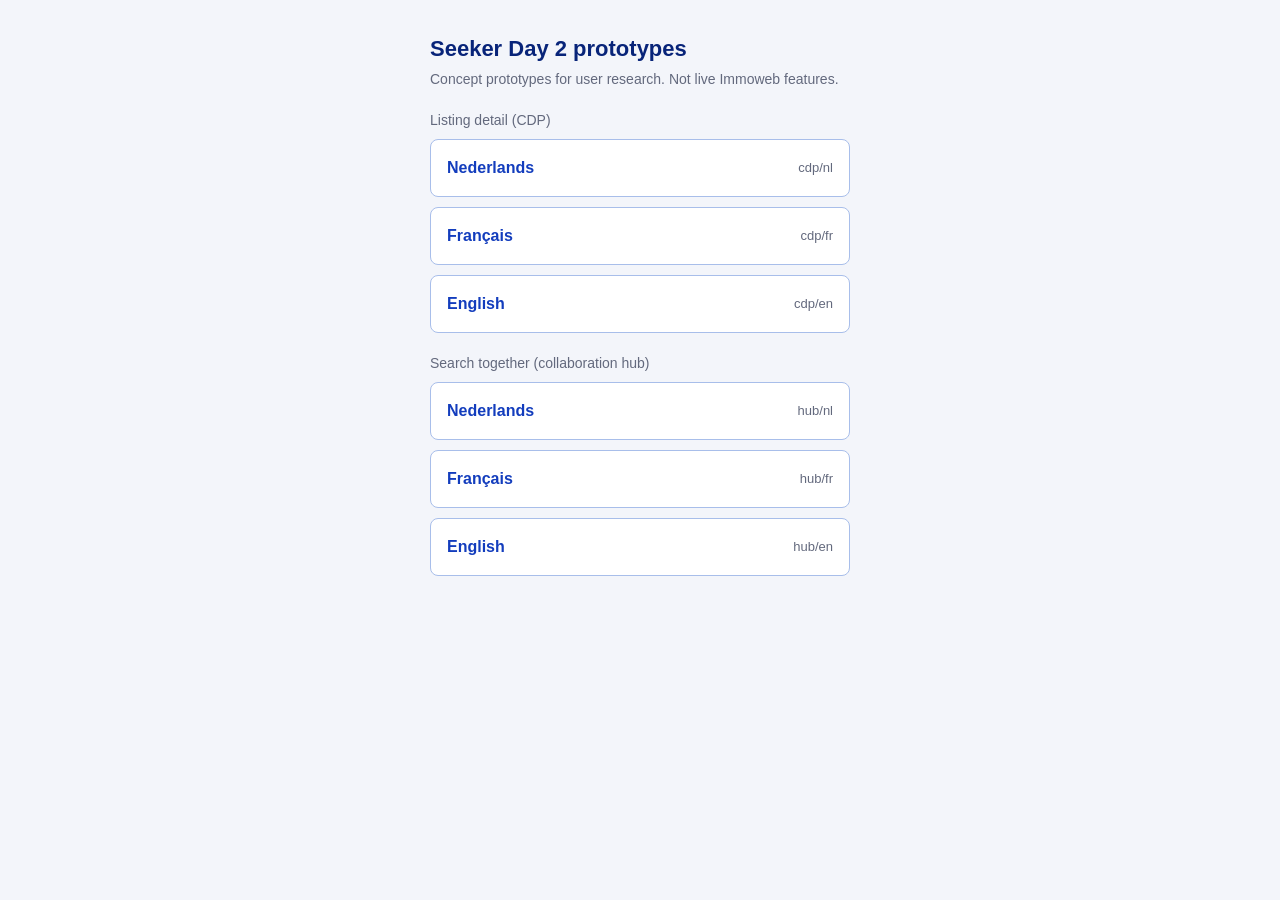
<file: index.html>
<!doctype html>
<html lang="en"><head><meta charset="utf-8"><meta name="viewport" content="width=device-width, initial-scale=1"><meta name="robots" content="noindex">
<title>Seeker Day 2 prototypes</title>
<style>
body{margin:0;background:#F3F5FA;font:16px/1.5 Arial,system-ui,sans-serif;color:#082479}
main{max-width:420px;margin:0 auto;padding:32px 20px}h1{font-size:22px;margin:0 0 4px}p{margin:0 0 20px;color:#63697D;font-size:14px}
h2{font-size:14px;margin:20px 0 8px;color:#63697D;font-weight:400}
a{display:flex;justify-content:space-between;align-items:center;padding:16px;margin-bottom:10px;background:#fff;border:1px solid #A8BEEA;border-radius:8px;color:#133DBD;font-weight:700;text-decoration:none}
a span{color:#63697D;font-weight:400;font-size:13px}
</style></head><body><main>
<h1>Seeker Day 2 prototypes</h1><p>Concept prototypes for user research. Not live Immoweb features.</p>
<h2>Listing detail (CDP)</h2>
<a href="cdp/nl/">Nederlands <span>cdp/nl</span></a><a href="cdp/fr/">Français <span>cdp/fr</span></a><a href="cdp/en/">English <span>cdp/en</span></a>
<h2>Search together (collaboration hub)</h2>
<a href="hub/nl/">Nederlands <span>hub/nl</span></a><a href="hub/fr/">Français <span>hub/fr</span></a><a href="hub/en/">English <span>hub/en</span></a>
</main></body></html>
</file>
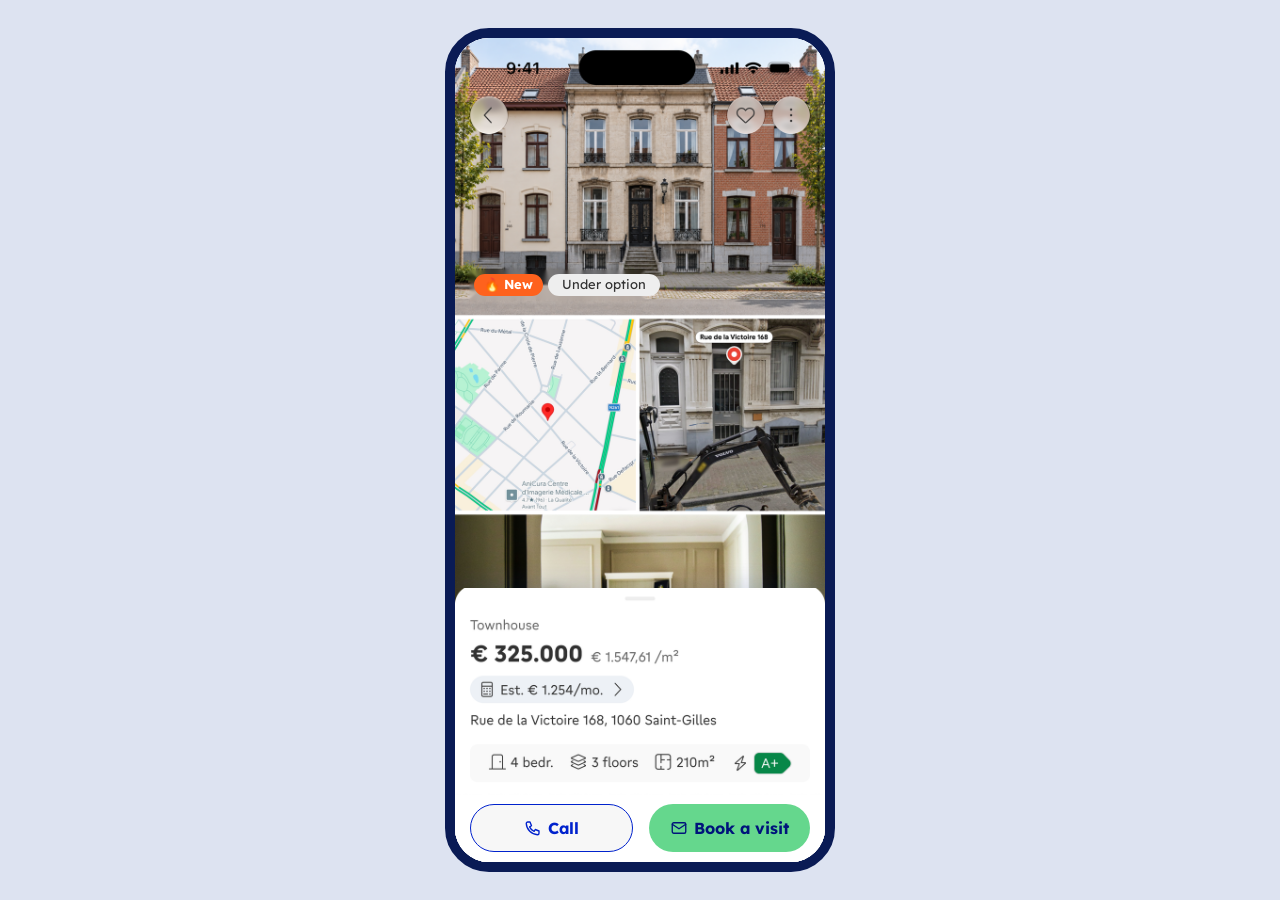
<file: cdp/index.html>
<!doctype html>
<html lang="en">
<head>
<meta charset="utf-8">
<meta name="viewport" content="width=device-width, initial-scale=1, maximum-scale=1, user-scalable=no, viewport-fit=cover">
<meta name="theme-color" content="#FFFFFF">
<meta name="apple-mobile-web-app-capable" content="yes">
<meta name="mobile-web-app-capable" content="yes">
<meta name="robots" content="noindex, nofollow">
<title>Immoweb Listing Detail</title>
<link rel="preconnect" href="https://fonts.googleapis.com"><link rel="preconnect" href="https://fonts.gstatic.com" crossorigin>
<link rel="stylesheet" href="https://fonts.googleapis.com/css2?family=Lexend:wght@400;500;700&display=swap">
<style>
:root { color-scheme: light; --blue: #133DBD; --navy: #082479; --text: #63697D; --line: #DCE4F5; --surface: #F3F5FA; --green: #65D78D; }
* { box-sizing: border-box; }
html, body { height: 100%; margin: 0; overscroll-behavior: none; }
body { background: #DDE3F1; font: 400 16px/1.5 "Lexend", Arial, system-ui, sans-serif; color: var(--text); -webkit-font-smoothing: antialiased; }
button { font: inherit; color: inherit; background: none; border: 0; padding: 0; cursor: pointer; text-align: inherit; }
:focus-visible { outline: 3px solid #315ED1; outline-offset: 2px; }
.stage { height: 100%; display: flex; align-items: center; justify-content: center; }
.phone { position: relative; width: 390px; height: min(844px, 100dvh); background: #fff; border: 10px solid #0A1B55; border-radius: 44px; overflow: hidden; }
@media (max-width: 520px) { .phone { width: 100%; height: 100%; border: 0; border-radius: 0; } }
.screen { position: absolute; inset: 0; background: #fff; display: none; flex-direction: column; }
.screen.on { display: flex; }
.scroll { flex: 1; min-height: 0; overflow-y: auto; -webkit-overflow-scrolling: touch; }
.design { position: relative; width: 100%; }
.design img { display: block; width: 100%; height: auto; }
/* tap areas are placed in percent of the design image */
.hot { position: absolute; display: block; background: transparent; border-radius: 10px; }
.hot:focus-visible { outline-offset: -3px; }
.debug .hot { background: rgba(226, 83, 13, 0.18); outline: 1px dashed #E2530D; }
.toast { position: absolute; left: 12px; right: 12px; bottom: calc(24px + env(safe-area-inset-bottom, 0px)); z-index: 20; padding: 12px 14px; border-radius: 8px; background: var(--navy); color: #fff; font-size: 14px; box-shadow: 0 6px 20px rgba(8, 36, 121, 0.28); }
.gal { padding-bottom: 74%; }
.detail-scroll { padding-bottom: calc(80px + env(safe-area-inset-bottom, 0px)); }
.dock { position: absolute; left: 0; right: 0; bottom: 0; z-index: 5; background: #fff; border-radius: 20px 20px 0 0; box-shadow: 0 -6px 24px rgba(8, 36, 121, 0.14); touch-action: none; }
.dock img { display: block; width: 100%; height: auto; user-select: none; -webkit-user-drag: none; }
.screen[data-screen="detail"].rise { animation: rise 0.28s ease-out; }
@keyframes rise { from { transform: translateY(40%); } to { transform: none; } }
@media (prefers-reduced-motion: reduce) { * { transition: none !important; animation: none !important; } }

/* contact buttons drawn in HTML (same look in every language) */
.btns { position: absolute; left: 0; right: 0; display: flex; gap: 4.6%; padding: 0 4%; box-sizing: border-box; }
.btns button { flex: 1; display: inline-flex; align-items: center; justify-content: center; gap: 6px; height: 48px; padding: 0 6px; white-space: nowrap; border-radius: 999px; font: 700 16px/1 "Lexend", Arial, system-ui, sans-serif; letter-spacing: -0.01em; box-sizing: border-box; }
.btns .call { background: #F7F7F7; border: 1.5px solid #0022CD; color: #0022CD; }
.btns .book { background: #65D78D; color: #00147B; }
.btns svg { width: 18px; height: 18px; flex: none; }
.btns.sm button { font-size: 13.5px; }
.btns { align-items: center; }
.cta { position: absolute; left: 0; right: 0; bottom: 0; z-index: 5; height: calc(74px + env(safe-area-inset-bottom, 0px)); background: #fff; box-shadow: 0 -4px 16px rgba(8, 36, 121, 0.10); }
.cta .btns { top: 13px; height: 48px; }
.dock .btns { top: 75.5%; height: 24.5%; background: #fff; }
.viewer-btns { top: 89.5%; height: 10.5%; background: #fff; }
/* photo labels drawn in HTML for NL and FR, covering the English ones */
.pills { position: absolute; left: 5.1%; top: 15.8%; height: 1.47%; display: none; align-items: stretch; font: 400 13px/1 "Lexend", Arial, system-ui, sans-serif; }
.pills span { display: inline-flex; align-items: center; padding: 0 10px; border-radius: 999px; white-space: nowrap; }
.pills .new { background: #FE621D; color: #fff; }
.pills .gap { width: 5px; padding: 0; border-radius: 0; background: transparent; }
.pills .opt { background: #EEEEEE; color: #323232; min-width: 112px; justify-content: center; }
.pills { display: flex; }
/* translation overlay: covers the English text in the design with the same background and draws the translated text */
.ov { position: absolute; inset: 0; pointer-events: none; font-family: "Lexend", Arial, system-ui, sans-serif; }
.ov div { position: absolute; display: flex; align-items: center; white-space: nowrap; line-height: 1.1; letter-spacing: -0.01em; border-radius: 3px; overflow: visible; }
.ov div.p { white-space: normal; align-items: flex-start; overflow: hidden; }
.ov div.c { justify-content: center; } .ov div.r { justify-content: flex-end; }
.ov div.pill { border-radius: 999px; white-space: pre; }
.ov div.pill.l { border-radius: 0 999px 999px 0; }
</style>
</head>
<body>
<div class="stage"><div class="phone" id="phone">

  <!-- Basic: gallery with the docked detail card -->
  <section class="screen on" data-screen="hub">
    <div class="scroll gal" id="gal"><div class="design"><img src="img/gallery.png" alt="Photo gallery"><div class="ov" data-ov="gallery" data-w="393"></div><div class="pills" aria-hidden="true"><span class="new">🔥&nbsp;<b data-t="New">New</b></span><span class="gap"></span><span class="opt" data-t="Under option">Under option</span></div>
      <button class="hot" data-toast="Back to the results is not part of this prototype." style="left:2.53%;top:1.38%;width:12.93%;height:1.50%" aria-label="Back"></button>
      <button class="hot" data-toast="Saved to your saves" style="left:71.48%;top:1.38%;width:12.93%;height:1.50%" aria-label="Save"></button>
      <button class="hot" data-go="viewer" style="left:0;top:4%;width:100%;height:12%" aria-label="Open the photos"></button>
      <button class="hot" data-go="viewer" style="left:0;top:19.5%;width:100%;height:15%" aria-label="Open the photos"></button>
      <button class="hot" data-go="viewer" style="left:0;top:35%;width:100%;height:16%" aria-label="Open the photos"></button>
      <button class="hot" data-toast="The 3D tour is not part of this prototype." style="left:0;top:51.5%;width:100%;height:16%" aria-label="3D tour"></button>
      <button class="hot" data-toast="The video is not part of this prototype." style="left:0;top:68.5%;width:100%;height:16%" aria-label="Video"></button>
      <button class="hot" data-go="viewer" style="left:0;top:85%;width:100%;height:15%" aria-label="Open the floor plan"></button>
    </div></div>
    <div class="dock" id="dock"><img src="img/card.png" alt="Townhouse, € 325.000, Rue de la Victoire 168, 1060 Saint-Gilles. Swipe up for all details" draggable="false"><div class="ov" data-ov="card" data-w="393"></div>
      <button class="hot" data-go="detail" style="left:0;top:0;width:100%;height:78%" aria-label="Open all details"></button>
      <div class="btns"><button class="call" data-toast="Calling the agency is not part of this prototype." data-t="Call"><svg viewBox="0 0 24 24" fill="none" stroke="currentColor" stroke-width="1.8" stroke-linecap="round" stroke-linejoin="round"><path d="M5 4h3l2 5-2.5 1.5a11 11 0 0 0 6 6L15 14l5 2v3a2 2 0 0 1-2 2A16 16 0 0 1 3 6a2 2 0 0 1 2-2z"/></svg><span>Call</span></button><button class="book" data-go="contact" data-t="Book a visit"><svg viewBox="0 0 24 24" fill="none" stroke="currentColor" stroke-width="1.8" stroke-linecap="round" stroke-linejoin="round"><rect x="3" y="5" width="18" height="14" rx="2"/><path d="M3 7l9 6 9-6"/></svg><span>Book a visit</span></button></div>
    </div>
  </section>

  <!-- Listing detail page, the entry point -->
  <section class="screen" data-screen="detail">
    <div class="scroll detail-scroll"><div class="design"><img src="img/detail.png" alt="Listing detail, townhouse Rue de la Victoire 168, Saint-Gilles"><div class="ov" data-ov="detail" data-w="402.8"></div>
      <button class="hot" data-go="hub" style="left:4.61%;top:1.11%;width:11.17%;height:0.85%" aria-label="Back to the gallery"></button>
      <button class="hot" data-toast="Saved to your saves" style="left:71.64%;top:1.11%;width:12.41%;height:0.85%" aria-label="Save"></button>
      <button class="hot" data-go="viewer" style="left:17.02%;top:0.00%;width:54.62%;height:2.39%" aria-label="Open the photos"></button>
      <button class="hot" data-scroll="2330" style="left:5.11%;top:6.82%;width:89.62%;height:2.10%" aria-label="Nearest stations"></button>
      <button class="hot" data-scroll="3640" style="left:5.11%;top:4.08%;width:42.95%;height:0.59%" aria-label="Monthly estimate, go to finance"></button>
      <button class="hot" data-go="contact" style="left:5.11%;top:9.19%;width:89.62%;height:1.14%" aria-label="Century 21 Iris-Concept"></button>
      <button class="hot" data-go="facts" style="left:5.11%;top:16.32%;width:89.62%;height:1.14%" aria-label="See all 15 features"></button>
      <button class="hot" data-go="description" style="left:5.11%;top:22.21%;width:89.62%;height:1.14%" aria-label="See more about what's special"></button>
      <button class="hot" data-go="energy" style="left:5.11%;top:42.46%;width:89.62%;height:1.14%" aria-label="See more about energy and conditions"></button>
      <button class="hot" data-go="c1" style="left:5.11%;top:58.44%;width:89.62%;height:1.14%" aria-label="Add new commute"></button>
      <button class="hot" data-go="credit" style="left:11.06%;top:83.30%;width:77.95%;height:1.10%" aria-label="Simulate with Belfius"></button>
      </div></div>
      <div class="cta"><div class="btns"><button class="call" data-toast="Calling the agency is not part of this prototype." data-t="Call"><svg viewBox="0 0 24 24" fill="none" stroke="currentColor" stroke-width="1.8" stroke-linecap="round" stroke-linejoin="round"><path d="M5 4h3l2 5-2.5 1.5a11 11 0 0 0 6 6L15 14l5 2v3a2 2 0 0 1-2 2A16 16 0 0 1 3 6a2 2 0 0 1 2-2z"/></svg><span>Call</span></button><button class="book" data-go="contact" data-t="Book a visit"><svg viewBox="0 0 24 24" fill="none" stroke="currentColor" stroke-width="1.8" stroke-linecap="round" stroke-linejoin="round"><rect x="3" y="5" width="18" height="14" rx="2"/><path d="M3 7l9 6 9-6"/></svg><span>Book a visit</span></button></div>
    </div>
  </section>

  <section class="screen" data-screen="viewer">
    <div class="scroll"><div class="design"><img src="img/viewer.png" alt="Photo viewer, living room, 3 of 24"><div class="ov" data-ov="viewer" data-w="393"></div>
      <button class="hot" data-go="back" style="left:2%;top:3.5%;width:14%;height:7%" aria-label="Close"></button>
      <button class="hot" data-toast="Saved to your saves" style="left:72%;top:3.5%;width:14%;height:7%" aria-label="Save"></button>
      <button class="hot" data-toast="Swiping between photos is not part of this prototype." style="left:0;top:28%;width:100%;height:36%" aria-label="Photo"></button>
      <button class="hot" data-toast="Swiping between photos is not part of this prototype." style="left:0;top:80%;width:100%;height:9%" aria-label="Thumbnails"></button>
      <div class="btns viewer-btns"><button class="call" data-toast="Calling the agency is not part of this prototype." data-t="Call"><svg viewBox="0 0 24 24" fill="none" stroke="currentColor" stroke-width="1.8" stroke-linecap="round" stroke-linejoin="round"><path d="M5 4h3l2 5-2.5 1.5a11 11 0 0 0 6 6L15 14l5 2v3a2 2 0 0 1-2 2A16 16 0 0 1 3 6a2 2 0 0 1 2-2z"/></svg><span>Call</span></button><button class="book" data-go="contact" data-t="Book a visit"><svg viewBox="0 0 24 24" fill="none" stroke="currentColor" stroke-width="1.8" stroke-linecap="round" stroke-linejoin="round"><rect x="3" y="5" width="18" height="14" rx="2"/><path d="M3 7l9 6 9-6"/></svg><span>Book a visit</span></button></div>
    </div></div>
  </section>

  <section class="screen" data-screen="facts">
    <div class="scroll"><div class="design"><img src="img/facts.png" alt="Facts and features"><div class="ov" data-ov="facts" data-w="393.5"></div>
      <button class="hot" data-go="detail" style="left:-1.91%;top:2.61%;width:15.12%;height:5.14%" aria-label="Close"></button>
    </div></div>
  </section>

  <section class="screen" data-screen="description">
    <div class="scroll"><div class="design"><img src="img/description.png" alt="What's special"><div class="ov" data-ov="description" data-w="393.5"></div>
      <button class="hot" data-go="detail" style="left:-1.91%;top:3.73%;width:15.12%;height:7.29%" aria-label="Close"></button>
    </div></div>
  </section>

  <section class="screen" data-screen="energy">
    <div class="scroll"><div class="design"><img src="img/energy.png" alt="Energy and conditions"><div class="ov" data-ov="energy" data-w="393.5"></div>
      <button class="hot" data-go="detail" style="left:-1.91%;top:3.33%;width:15.12%;height:6.75%" aria-label="Close"></button>
    </div></div>
  </section>

  <section class="screen" data-screen="credit">
    <div class="scroll"><div class="design"><img src="img/credit.png" alt="Simulate with Belfius"><div class="ov" data-ov="credit" data-w="393.5"></div>
      <button class="hot" data-go="detail" style="left:-1.91%;top:3.73%;width:15.12%;height:7.29%" aria-label="Close"></button>
      <button class="hot" data-toast="Simulation saved" style="left:4.57%;top:40.51%;width:51.84%;height:4.79%" aria-label="Save your simulation"></button>
    </div></div>
  </section>

  <section class="screen" data-screen="contact">
    <div class="scroll"><div class="design"><img src="img/contact.png" alt="Contact agent"><div class="ov" data-ov="contact" data-w="393.5"></div>
      <button class="hot" data-go="detail" style="left:-1.91%;top:2.95%;width:15.12%;height:5.68%" aria-label="Close"></button>
      <button class="hot" data-go="detail" data-toast="Message sent to the agent" style="left:0.25%;top:93.91%;width:99.36%;height:5.68%" aria-label="Send message"></button>
    </div></div>
  </section>

  <!-- Commute flow -->
  <section class="screen" data-screen="c1">
    <div class="scroll"><div class="design"><img src="img/c1.png" alt="Add commute, map"><div class="ov" data-ov="c1" data-w="376.5"></div>
      <button class="hot" data-go="detail" style="left:-2.87%;top:0.97%;width:14.61%;height:5.34%" aria-label="Back"></button>
      <button class="hot" data-go="c2" style="left:11.73%;top:81.09%;width:89.88%;height:7.48%" aria-label="Choose destination"></button>
    </div></div>
  </section>
  <section class="screen" data-screen="c2">
    <div class="scroll"><div class="design"><img src="img/c2.png" alt="Insert destination address"><div class="ov" data-ov="c2" data-w="376"></div>
      <button class="hot" data-go="c1" style="left:-2.88%;top:0.97%;width:15.75%;height:5.34%" aria-label="Close"></button>
      <button class="hot" data-go="c3" style="left:-0.62%;top:11.65%;width:101.25%;height:8.55%" aria-label="Type a destination"></button>
      <button class="hot" data-go="c3" style="left:0;top:70%;width:100%;height:30%" aria-label="Keyboard"></button>
    </div></div>
  </section>
  <section class="screen" data-screen="c3">
    <div class="scroll"><div class="design"><img src="img/c3.png" alt="Destination suggestions"><div class="ov" data-ov="c3" data-w="376"></div>
      <button class="hot" data-go="c1" style="left:-2.88%;top:0.97%;width:15.75%;height:5.34%" aria-label="Close"></button>
      <button class="hot" data-go="c4" style="left:-1.75%;top:19.13%;width:103.50%;height:24.57%" aria-label="Pick a suggestion"></button>
      <button class="hot" data-go="c4" style="left:72.50%;top:92.31%;width:31.50%;height:7.48%" aria-label="Search"></button>
    </div></div>
  </section>
  <section class="screen" data-screen="c4" data-auto="c5" data-delay="1600">
    <div class="scroll"><div class="design"><img src="img/c4.png" alt="Calculating commute"><div class="ov" data-ov="c4" data-w="376.5"></div></div></div>
  </section>
  <section class="screen" data-screen="c5">
    <div class="scroll"><div class="design"><img src="img/c5.png" alt="Commute times"><div class="ov" data-ov="c5" data-w="376.5"></div>
      <button class="hot" data-go="detail" style="left:-2.87%;top:0.97%;width:14.61%;height:5.34%" aria-label="Back"></button>
      <button class="hot" data-go="detail" style="left:-1.75%;top:92.31%;width:49.43%;height:7.48%" aria-label="Cancel"></button>
      <button class="hot" data-go="detail" data-toast="Commute saved" style="left:52.18%;top:92.31%;width:49.43%;height:7.48%" aria-label="Save"></button>
    </div></div>
  </section>

  <div class="toast" id="toast" role="status" hidden></div>
</div></div>

<script>
const OV = {"detail": [{"l": 4.858, "t": 2.76, "w": 22.343, "h": 0.586, "fs": 16, "fw": 400, "c": "#595959", "bg": "#ffffff", "a": "left", "nl": "Herenhuis", "fr": "Maison de maître", "lh": null, "el": null, "pill": false}, {"l": 12.057, "t": 4.129, "w": 35.848, "h": 0.525, "fs": 13, "fw": 500, "c": "#25282d", "bg": "#edf0f5", "a": "left", "nl": "± € 1.254/maand   ›", "fr": "± € 1.254/mois   ›", "lh": null, "el": null, "pill": true}, {"l": 15.533, "t": 5.57, "w": 12.909, "h": 0.517, "fs": 14, "fw": 400, "c": "#2c2c2c", "bg": "#f9f9f9", "a": "left", "nl": "4 slpk.", "fr": "4 ch.", "lh": null, "el": null, "pill": false}, {"l": 36.883, "t": 5.57, "w": 13.902, "h": 0.517, "fs": 14, "fw": 400, "c": "#282828", "bg": "#f9f9f9", "a": "left", "nl": "3 verd.", "fr": "3 étages", "lh": null, "el": null, "pill": false}, {"l": 12.802, "t": 6.771, "w": 59.085, "h": 0.586, "fs": 16, "fw": 700, "c": "#252525", "bg": "#ffffff", "a": "left", "nl": "Dichtstbijzijnde haltes", "fr": "Arrêts les plus proches", "lh": null, "el": null, "pill": false}, {"l": 4.858, "t": 10.494, "w": 44.686, "h": 0.859, "fs": 24, "fw": 700, "c": "#202020", "bg": "#ffffff", "a": "left", "nl": "Kenmerken", "fr": "Caractéristiques", "lh": null, "el": null, "pill": false}, {"l": 12.802, "t": 11.695, "w": 29.294, "h": 0.586, "fs": 16, "fw": 400, "c": "#232323", "bg": "#ffffff", "a": "left", "nl": "Garage · 2 wagens", "fr": "Garage · 2 voitures", "lh": null, "el": null, "pill": false}, {"l": 12.802, "t": 12.608, "w": 26.812, "h": 0.586, "fs": 16, "fw": 400, "c": "#272727", "bg": "#ffffff", "a": "left", "nl": "Open keuken", "fr": "Cuisine ouverte", "lh": null, "el": null, "pill": false}, {"l": 12.802, "t": 13.52, "w": 40.466, "h": 0.586, "fs": 16, "fw": 400, "c": "#1f1f1f", "bg": "#ffffff", "a": "left", "nl": "Tuin · zuidwest", "fr": "Jardin · sud-ouest", "lh": null, "el": null, "pill": false}, {"l": 12.802, "t": 14.433, "w": 12.413, "h": 0.586, "fs": 16, "fw": 400, "c": "#282828", "bg": "#ffffff", "a": "left", "nl": "Kelder", "fr": "Cave", "lh": null, "el": null, "pill": false}, {"l": 12.802, "t": 15.345, "w": 15.392, "h": 0.586, "fs": 16, "fw": 400, "c": "#262626", "bg": "#ffffff", "a": "left", "nl": "Terras", "fr": "Terrasse", "lh": null, "el": null, "pill": false}, {"l": 31.918, "t": 16.562, "w": 35.749, "h": 0.586, "fs": 16, "fw": 700, "c": "#000a9e", "bg": "#f7f7f7", "a": "center", "nl": "Alle 15 kenmerken", "fr": "Voir les 15 caractéristiques", "lh": null, "el": null, "pill": false}, {"l": 4.858, "t": 18.032, "w": 38.48, "h": 0.859, "fs": 24, "fw": 700, "c": "#262626", "bg": "#ffffff", "a": "left", "nl": "Wat maakt het bijzonder", "fr": "Ce qui le rend unique", "lh": null, "el": null, "pill": false}, {"l": 4.858, "t": 19.014, "w": 89.869, "h": 0.586, "fs": 16, "fw": 700, "c": "#202020", "bg": "#ffffff", "a": "left", "nl": "Parvis Saint-Gilles: herenhuis met 4 slpk.", "fr": "Parvis Saint-Gilles : maison de maître 4 ch.", "lh": null, "el": null, "pill": false}, {"l": 4.858, "t": 19.573, "w": 89.869, "h": 2.586, "fs": 16, "fw": 400, "c": "#1e1e1e", "bg": "#ffffff", "a": "left", "nl": "Volledig gerenoveerd herenhuis in een rustige woonstraat, op twee minuten van het Parvis de Saint-Gilles. Originele lijstwerken bewaard, nieuwe keuken die uitgeeft op een tuin op het zuiden. Aparte studio op tuinniveau, momenteel verhuurd.", "fr": "Maison de maître entièrement rénovée dans une rue calme, à deux minutes du Parvis de Saint-Gilles. Moulures d’origine conservées, nouvelle cuisine ouverte sur un jardin orienté sud. Studio indépendant au niveau du jardin, actuellement loué.", "lh": 24, "el": true, "pill": false}, {"l": 40.607, "t": 22.436, "w": 18.371, "h": 0.586, "fs": 16, "fw": 700, "c": "#0013a7", "bg": "#f7f7f7", "a": "center", "nl": "Meer tonen", "fr": "Voir plus", "lh": null, "el": null, "pill": false}, {"l": 4.858, "t": 23.906, "w": 32.273, "h": 0.859, "fs": 24, "fw": 700, "c": "#232323", "bg": "#ffffff", "a": "left", "nl": "Documenten", "fr": "Documents", "lh": null, "el": null, "pill": false}, {"l": 16.774, "t": 25.231, "w": 10.427, "h": 0.586, "fs": 16, "fw": 700, "c": "#242424", "bg": "#ffffff", "a": "left", "nl": "EPC", "fr": "PEB", "lh": null, "el": null, "pill": false}, {"l": 16.774, "t": 26.448, "w": 17.874, "h": 0.586, "fs": 16, "fw": 700, "c": "#1f1f1f", "bg": "#ffffff", "a": "left", "nl": "Elektriciteit", "fr": "Électricité", "lh": null, "el": null, "pill": false}, {"l": 16.774, "t": 27.665, "w": 17.874, "h": 0.586, "fs": 16, "fw": 700, "c": "#242424", "bg": "#ffffff", "a": "left", "nl": "Asbest", "fr": "Amiante", "lh": null, "el": null, "pill": false}, {"l": 4.858, "t": 36.244, "w": 59.582, "h": 0.859, "fs": 24, "fw": 700, "c": "#242424", "bg": "#ffffff", "a": "left", "nl": "Energie en staat", "fr": "Énergie et état", "lh": null, "el": null, "pill": false}, {"l": 4.858, "t": 37.223, "w": 49.651, "h": 0.517, "fs": 14, "fw": 400, "c": "#222222", "bg": "#ffffff", "a": "left", "nl": "Energieprestatie (EPC)", "fr": "Performance énergétique (PEB)", "lh": null, "el": null, "pill": false}, {"l": 13.795, "t": 38.691, "w": 18.371, "h": 0.586, "fs": 16, "fw": 400, "c": "#262626", "bg": "#ffffff", "a": "left", "nl": "Bouwjaar 1978", "fr": "Construit en 1978", "lh": null, "el": null, "pill": false}, {"l": 13.795, "t": 39.452, "w": 34.508, "h": 0.586, "fs": 16, "fw": 400, "c": "#252525", "bg": "#ffffff", "a": "left", "nl": "Gerenoveerd in 2024", "fr": "Rénové en 2024", "lh": null, "el": null, "pill": false}, {"l": 13.795, "t": 40.212, "w": 14.647, "h": 0.586, "fs": 16, "fw": 400, "c": "#2a2a2a", "bg": "#ffffff", "a": "left", "nl": "Als nieuw", "fr": "Comme neuf", "lh": null, "el": null, "pill": false}, {"l": 13.795, "t": 40.972, "w": 21.35, "h": 0.586, "fs": 16, "fw": 400, "c": "#262626", "bg": "#ffffff", "a": "left", "nl": "Warmtepomp", "fr": "Pompe à chaleur", "lh": null, "el": null, "pill": false}, {"l": 13.795, "t": 41.733, "w": 21.35, "h": 0.586, "fs": 16, "fw": 400, "c": "#303030", "bg": "#ffffff", "a": "left", "nl": "Gas en stookolie", "fr": "Gaz et mazout", "lh": null, "el": null, "pill": false}, {"l": 40.607, "t": 42.702, "w": 18.371, "h": 0.586, "fs": 16, "fw": 700, "c": "#0017a5", "bg": "#f7f7f7", "a": "center", "nl": "Meer tonen", "fr": "Voir plus", "lh": null, "el": null, "pill": false}, {"l": 4.858, "t": 44.172, "w": 67.029, "h": 0.859, "fs": 24, "fw": 700, "c": "#252525", "bg": "#ffffff", "a": "left", "nl": "Ligging en buurt", "fr": "Localisation et quartier", "lh": null, "el": null, "pill": false}, {"l": 16.774, "t": 53.045, "w": 60.078, "h": 0.586, "fs": 16, "fw": 700, "c": "#242424", "bg": "#ffffff", "a": "left", "nl": "Dichtstbijzijnde haltes", "fr": "Arrêts les plus proches", "lh": null, "el": null, "pill": false}, {"l": 16.774, "t": 55.174, "w": 67.526, "h": 0.586, "fs": 16, "fw": 700, "c": "#222222", "bg": "#ffffff", "a": "left", "nl": "Reistijd naar uw plaatsen", "fr": "Temps de trajet vers vos lieux", "lh": null, "el": null, "pill": false}, {"l": 24.718, "t": 56.029, "w": 42.204, "h": 0.586, "fs": 16, "fw": 400, "c": "#404040", "bg": "#ffffff", "a": "left", "nl": "1 u 30 naar Mijn kantoor", "fr": "1 h 30 vers Mon bureau", "lh": null, "el": null, "pill": false}, {"l": 24.718, "t": 57.265, "w": 42.204, "h": 0.586, "fs": 16, "fw": 400, "c": "#3d3d3d", "bg": "#ffffff", "a": "left", "nl": "45 min naar Paula’s school", "fr": "45 min vers l’école de Paula", "lh": null, "el": null, "pill": false}, {"l": 40.607, "t": 58.748, "w": 25.322, "h": 0.586, "fs": 16, "fw": 700, "c": "#00129c", "bg": "#ffffff", "a": "left", "nl": "Traject toevoegen", "fr": "Ajouter un trajet", "lh": null, "el": null, "pill": false}, {"l": 4.858, "t": 60.122, "w": 60.823, "h": 0.859, "fs": 24, "fw": 700, "c": "#1e1e1e", "bg": "#ffffff", "a": "left", "nl": "Markt en prijshistoriek", "fr": "Marché et historique des prix", "lh": null, "el": null, "pill": false}, {"l": 9.078, "t": 61.396, "w": 47.914, "h": 0.517, "fs": 14, "fw": 400, "c": "#535353", "bg": "#ffffff", "a": "left", "nl": "Vraagprijs per m² · Sint-Gillis", "fr": "Prix demandé par m² · Saint-Gilles", "lh": null, "el": null, "pill": false}, {"l": 8.582, "t": 62.634, "w": 38.728, "h": 0.684, "fs": 13, "fw": 500, "c": "#006d31", "bg": "#ffffff", "a": "left", "nl": "11% onder de mediaan van de buurt", "fr": "11 % sous la médiane du quartier", "lh": null, "el": true, "pill": false}, {"l": 28.194, "t": 64.752, "w": 20.109, "h": 0.517, "fs": 14, "fw": 400, "c": "#616161", "bg": "#ffffff", "a": "left", "nl": "Buurt", "fr": "Quartier", "lh": null, "el": null, "pill": false}, {"l": 58.481, "t": 64.752, "w": 16.385, "h": 0.517, "fs": 14, "fw": 400, "c": "#5d5d5d", "bg": "#ffffff", "a": "left", "nl": "Deze woning", "fr": "Ce bien", "lh": null, "el": null, "pill": false}, {"l": 8.085, "t": 65.947, "w": 8.689, "h": 0.483, "fs": 13, "fw": 500, "c": "#565656", "bg": "#eeeeee", "a": "left", "nl": "Datum", "fr": "Date", "lh": null, "el": null, "pill": false}, {"l": 36.387, "t": 65.947, "w": 10.675, "h": 0.483, "fs": 13, "fw": 500, "c": "#5b5b5b", "bg": "#eeeeee", "a": "left", "nl": "Gebeurtenis", "fr": "Événement", "lh": null, "el": null, "pill": false}, {"l": 81.321, "t": 65.947, "w": 10.675, "h": 0.483, "fs": 13, "fw": 500, "c": "#545454", "bg": "#eeeeee", "a": "right", "nl": "Prijs", "fr": "Prix", "lh": null, "el": null, "pill": false}, {"l": 8.085, "t": 66.729, "w": 21.102, "h": 0.517, "fs": 14, "fw": 400, "c": "#5b5b5b", "bg": "#ffffff", "a": "left", "nl": "12 sep 2026", "fr": "12 sept. 2026", "lh": null, "el": null, "pill": false}, {"l": 36.387, "t": 66.729, "w": 11.916, "h": 0.517, "fs": 14, "fw": 400, "c": "#2c2c2c", "bg": "#ffffff", "a": "left", "nl": "Te koop gezet", "fr": "Mis en vente", "lh": null, "el": null, "pill": false}, {"l": 8.085, "t": 67.66, "w": 21.102, "h": 0.517, "fs": 14, "fw": 400, "c": "#5b5b5b", "bg": "#ffffff", "a": "left", "nl": "03 mrt 2019", "fr": "03 mars 2019", "lh": null, "el": null, "pill": false}, {"l": 36.387, "t": 67.66, "w": 9.434, "h": 0.517, "fs": 14, "fw": 400, "c": "#2c2c2c", "bg": "#ffffff", "a": "left", "nl": "Verkocht", "fr": "Vendu", "lh": null, "el": null, "pill": false}, {"l": 4.858, "t": 69.115, "w": 21.847, "h": 0.859, "fs": 24, "fw": 700, "c": "#222222", "bg": "#ffffff", "a": "left", "nl": "Financiering", "fr": "Financement", "lh": null, "el": null, "pill": false}, {"l": 55.999, "t": 69.387, "w": 20.357, "h": 0.449, "fs": 12, "fw": 400, "c": "#000647", "bg": "#f9f9f9", "a": "right", "nl": "Aangeboden door", "fr": "Proposé par", "lh": null, "el": null, "pill": false}, {"l": 11.064, "t": 70.611, "w": 26.067, "h": 0.586, "fs": 16, "fw": 700, "c": "#232323", "bg": "#ffffff", "a": "left", "nl": "Aankoopprijs", "fr": "Prix d’achat", "lh": null, "el": null, "pill": false}, {"l": 11.064, "t": 72.36, "w": 55.858, "h": 0.586, "fs": 16, "fw": 700, "c": "#262626", "bg": "#ffffff", "a": "left", "nl": "Eigen inbreng (20% aanbevolen)", "fr": "Fonds propres (20 % recommandés)", "lh": null, "el": null, "pill": false}, {"l": 11.064, "t": 74.109, "w": 24.826, "h": 0.586, "fs": 16, "fw": 700, "c": "#242424", "bg": "#ffffff", "a": "left", "nl": "Looptijd", "fr": "Durée du prêt", "lh": null, "el": null, "pill": false}, {"l": 71.391, "t": 74.09, "w": 17.874, "h": 0.586, "fs": 16, "fw": 700, "c": "#202020", "bg": "#ffffff", "a": "right", "nl": "25 jaar", "fr": "25 ans", "lh": null, "el": null, "pill": false}, {"l": 39.117, "t": 78.044, "w": 20.357, "h": 0.586, "fs": 16, "fw": 700, "c": "#2a2a2a", "bg": "#ffffff", "a": "center", "nl": "/maand", "fr": "/mois", "lh": null, "el": null, "pill": false}, {"l": 15.036, "t": 79.828, "w": 32.025, "h": 0.517, "fs": 14, "fw": 400, "c": "#242424", "bg": "#ffffff", "a": "left", "nl": "Geleend bedrag", "fr": "Montant emprunté", "lh": null, "el": null, "pill": false}, {"l": 15.036, "t": 80.702, "w": 36.99, "h": 0.517, "fs": 14, "fw": 400, "c": "#222222", "bg": "#ffffff", "a": "left", "nl": "Rentekosten (3,30%)", "fr": "Coût des intérêts (3,30 %)", "lh": null, "el": null, "pill": false}, {"l": 15.036, "t": 81.577, "w": 54.368, "h": 0.517, "fs": 14, "fw": 400, "c": "#292929", "bg": "#ffffff", "a": "left", "nl": "Registratie- en notariskosten", "fr": "Droits d’enregistrement et notaire", "lh": null, "el": null, "pill": false}, {"l": 11.064, "t": 82.417, "w": 32.273, "h": 0.586, "fs": 16, "fw": 700, "c": "#222222", "bg": "#ffffff", "a": "left", "nl": "Totale projectkost", "fr": "Coût total du projet", "lh": null, "el": null, "pill": false}, {"l": 28.939, "t": 83.52, "w": 41.707, "h": 0.586, "fs": 16, "fw": 700, "c": "#00117d", "bg": "#f7f7f7", "a": "center", "nl": "Simuleer bij Belfius", "fr": "Simuler avec Belfius", "lh": null, "el": null, "pill": false}, {"l": 11.064, "t": 84.801, "w": 70.753, "h": 0.608, "fs": 11, "fw": 400, "c": "#535353", "bg": "#ffffff", "a": "left", "nl": "¹ Indicatieve, niet-contractuele simulatie op basis van parameters van Belfius. Meer info", "fr": "¹ Simulation indicative et non contractuelle basée sur les paramètres de Belfius. En savoir plus", "lh": 16, "el": null, "pill": false}, {"l": 21.739, "t": 86.694, "w": 56.354, "h": 0.586, "fs": 16, "fw": 400, "c": "#262626", "bg": "#ffffff", "a": "center", "nl": "Immoweb-code: 9273615", "fr": "Code Immoweb : 9273615", "lh": null, "el": null, "pill": false}, {"l": 34.649, "t": 87.565, "w": 38.48, "h": 0.517, "fs": 14, "fw": 700, "c": "#011590", "bg": "#f7f7f7", "a": "left", "nl": "Zoekertje melden", "fr": "Signaler cette annonce", "lh": null, "el": null, "pill": false}, {"l": 4.858, "t": 89.134, "w": 48.41, "h": 0.859, "fs": 24, "fw": 700, "c": "#1e1e1e", "bg": "#ffffff", "a": "left", "nl": "Vergelijkbare panden", "fr": "Biens similaires", "lh": null, "el": null, "pill": false}, {"l": 15.781, "t": 90.717, "w": 6.951, "h": 0.449, "fs": 12, "fw": 700, "c": "#fffbfa", "bg": "#ff621b", "a": "left", "nl": "Nieuw", "fr": "Nouveau", "lh": null, "el": null, "pill": false}, {"l": 74.122, "t": 90.797, "w": 20.605, "h": 0.346, "fs": 9, "fw": 700, "c": "#000604", "bg": "#44d1e5", "a": "left", "nl": "OPENBARE VERKOOP", "fr": "VENTE PUBLIQUE", "lh": null, "el": null, "pill": false}, {"l": 72.136, "t": 93.554, "w": 22.095, "h": 0.517, "fs": 14, "fw": 400, "c": "#272727", "bg": "#ffffff", "a": "left", "nl": "Herenhuis", "fr": "Maison de maître", "lh": null, "el": null, "pill": false}, {"l": 15.781, "t": 94.713, "w": 9.434, "h": 0.517, "fs": 14, "fw": 400, "c": "#2e2e2e", "bg": "#ffffff", "a": "left", "nl": "4 slpk.", "fr": "4 ch.", "lh": null, "el": null, "pill": false}, {"l": 78.094, "t": 94.713, "w": 9.186, "h": 0.517, "fs": 14, "fw": 400, "c": "#2a2a2a", "bg": "#ffffff", "a": "left", "nl": "4 slpk.", "fr": "4 ch.", "lh": null, "el": null, "pill": false}, {"l": 4.858, "t": 96.738, "w": 34.756, "h": 0.859, "fs": 24, "fw": 700, "c": "#1e1e1e", "bg": "#ffffff", "a": "left", "nl": "Contact opnemen", "fr": "Prendre contact", "lh": null, "el": null, "pill": false}], "card": [{"l": 3.817, "t": 8.11, "w": 22.901, "h": 10.584, "fs": 16, "fw": 400, "c": "#505050", "bg": "#ffffff", "a": "left", "nl": "Herenhuis", "fr": "Maison de maître", "lh": null, "el": null, "pill": false}, {"l": 11.196, "t": 32.852, "w": 36.743, "h": 9.485, "fs": 13, "fw": 500, "c": "#161514", "bg": "#edf1f6", "a": "left", "nl": "± € 1.254/maand   ›", "fr": "± € 1.254/mois   ›", "lh": null, "el": null, "pill": true}, {"l": 14.758, "t": 58.9, "w": 13.232, "h": 9.347, "fs": 14, "fw": 400, "c": "#131313", "bg": "#f9f9f9", "a": "left", "nl": "4 slpk.", "fr": "4 ch.", "lh": null, "el": null, "pill": false}, {"l": 36.641, "t": 58.9, "w": 14.249, "h": 9.347, "fs": 14, "fw": 400, "c": "#181818", "bg": "#f9f9f9", "a": "left", "nl": "3 verd.", "fr": "3 étages", "lh": null, "el": null, "pill": false}], "cta": [], "gallery": [{"l": 3.817, "t": 64.223, "w": 24.427, "h": 1.604, "fs": 13, "fw": 400, "c": "#ffffff", "bg": "#000000", "a": "center", "nl": "3D-tour", "fr": "Visite 3D", "lh": null, "el": null, "pill": false}, {"l": 3.817, "t": 81.9, "w": 19.338, "h": 1.604, "fs": 13, "fw": 400, "c": "#ffffff", "bg": "#000000", "a": "center", "nl": "Video", "fr": "Vidéo", "lh": null, "el": null, "pill": false}], "viewer": [{"l": 35.369, "t": 7.956, "w": 29.262, "h": 3.793, "fs": 16, "fw": 700, "c": "#242424", "bg": "#ffffff", "a": "center", "nl": "Woonkamer", "fr": "Salon", "lh": null, "el": null, "pill": false}], "description": [{"l": 26.175, "t": 8.14, "w": 46.252, "h": 3.793, "fs": 16, "fw": 700, "c": "#323232", "bg": "#ffffff", "a": "center", "nl": "Wat maakt het bijzonder", "fr": "Ce qui le rend unique", "lh": null, "pill": false}, {"l": 3.812, "t": 14.273, "w": 91.995, "h": 3.35, "fs": 14, "fw": 700, "c": "#323232", "bg": "#ffffff", "a": "left", "nl": "Parvis Saint-Gilles: herenhuis met 4 slpk.", "fr": "Parvis Saint-Gilles : maison de maître 4 ch.", "lh": null, "pill": false}, {"l": 3.812, "t": 18.103, "w": 91.995, "h": 15.517, "fs": 16, "fw": 400, "c": "#051b2c", "bg": "#ffffff", "a": "left", "nl": "Volledig gerenoveerd herenhuis in een rustige woonstraat, op twee minuten van het Parvis de Saint-Gilles. De originele lijstwerken zijn overal bewaard en geven het interieur karakter en een vleugje geschiedenis.", "fr": "Maison de maître entièrement rénovée dans une rue résidentielle calme, à deux minutes du Parvis de Saint-Gilles. Les moulures d’origine ont été conservées partout et donnent à l’intérieur caractère et histoire.", "lh": 24, "pill": false}, {"l": 3.812, "t": 37.315, "w": 91.995, "h": 12.562, "fs": 16, "fw": 400, "c": "#051b2c", "bg": "#ffffff", "a": "left", "nl": "De nieuwe keuken geeft uit op een tuin op het zuiden: een uitnodiging om buiten koffie te drinken, samen te eten of rustig van de namiddag te genieten.", "fr": "La nouvelle cuisine s’ouvre sur un jardin orienté sud : une invitation à prendre un café dehors, partager un repas ou profiter d’un après-midi tranquille.", "lh": 24, "pill": false}, {"l": 3.812, "t": 53.571, "w": 91.995, "h": 12.562, "fs": 16, "fw": 400, "c": "#051b2c", "bg": "#ffffff", "a": "left", "nl": "Een aparte studio op tuinniveau is momenteel verhuurd. Houd rekening met dit lopende huurcontract als u plannen maakt voor deze ruimte.", "fr": "Un studio indépendant au niveau du jardin est actuellement loué. Ce bail en cours est à prendre en compte dans vos projets pour cet espace.", "lh": 24, "pill": false}], "energy": [{"l": 23.634, "t": 7.45, "w": 51.334, "h": 3.445, "fs": 16, "fw": 700, "c": "#323232", "bg": "#ffffff", "a": "center", "nl": "Energie en staat", "fr": "Énergie et état", "lh": null, "pill": false}, {"l": 7.878, "t": 14.754, "w": 46.76, "h": 3.043, "fs": 14, "fw": 700, "c": "#323232", "bg": "#ffffff", "a": "left", "nl": "Geschatte energiekost", "fr": "Facture énergétique estimée", "lh": null, "pill": false}, {"l": 6.099, "t": 19.351, "w": 89.454, "h": 3.356, "fs": 14, "fw": 700, "c": "#323232", "bg": "#f2f2f2", "a": "left", "nl": "   Tussen 600 € en 800 €/jaar", "fr": "   Entre 600 € et 800 €/an", "lh": null, "pill": true}, {"l": 7.878, "t": 25.28, "w": 82.338, "h": 9.732, "fs": 14, "fw": 400, "c": "#646464", "bg": "#ffffff", "a": "left", "nl": "Geschatte jaarlijkse energiekost bij normaal gebruik: tussen € [waarde] en € [waarde] per jaar. Gemiddelde energieprijzen geïndexeerd op [dag/maand/jaar] (inclusief abonnement)", "fr": "Coût énergétique annuel estimé pour un usage standard : entre € [valeur] et € [valeur] par an. Prix moyens de l’énergie indexés au [jour/mois/année] (abonnement compris)", "lh": 20, "pill": false}, {"l": 4.447, "t": 39.642, "w": 22.236, "h": 3.043, "fs": 14, "fw": 700, "c": "#323232", "bg": "#ffffff", "a": "left", "nl": "EPC-score", "fr": "Score PEB", "lh": null, "pill": false}, {"l": 4.447, "t": 43.468, "w": 29.86, "h": 2.438, "fs": 11, "fw": 400, "c": "#323232", "bg": "#ffffff", "a": "left", "nl": "Zuinige woning", "fr": "Logement économe", "lh": null, "pill": false}, {"l": 4.447, "t": 67.629, "w": 36.213, "h": 2.438, "fs": 11, "fw": 400, "c": "#323232", "bg": "#ffffff", "a": "left", "nl": "Energieverslindende woning", "fr": "Logement énergivore", "lh": null, "pill": false}, {"l": 55.07, "t": 51.007, "w": 22.44, "h": 3.468, "fs": 11, "fw": 400, "c": "#323232", "bg": "#ffffff", "a": "left", "nl": "Primair energieverbruik", "fr": "Consommation d’énergie primaire", "lh": 15, "pill": false}, {"l": 55.07, "t": 56.89, "w": 21.931, "h": 2.438, "fs": 11, "fw": 400, "c": "#323232", "bg": "#ffffff", "a": "left", "nl": "CO₂-uitstoot", "fr": "Émissions de CO₂", "lh": null, "pill": false}, {"l": 12.961, "t": 79.575, "w": 36.595, "h": 3.043, "fs": 14, "fw": 400, "c": "#323232", "bg": "#ffffff", "a": "left", "nl": "Gerenoveerd in 2024", "fr": "Rénové en 2024", "lh": null, "pill": false}, {"l": 12.961, "t": 84.049, "w": 16.264, "h": 3.043, "fs": 14, "fw": 400, "c": "#323232", "bg": "#ffffff", "a": "left", "nl": "Als nieuw", "fr": "Comme neuf", "lh": null, "pill": false}, {"l": 12.961, "t": 88.523, "w": 23.888, "h": 3.043, "fs": 14, "fw": 400, "c": "#323232", "bg": "#ffffff", "a": "left", "nl": "Warmtepomp", "fr": "Pompe à chaleur", "lh": null, "pill": false}, {"l": 12.961, "t": 92.998, "w": 23.888, "h": 3.043, "fs": 14, "fw": 400, "c": "#323232", "bg": "#ffffff", "a": "left", "nl": "Gas en stookolie", "fr": "Gaz et mazout", "lh": null, "pill": false}], "credit": [{"l": 23.634, "t": 8.202, "w": 51.334, "h": 3.793, "fs": 16, "fw": 700, "c": "#323232", "bg": "#ffffff", "a": "center", "nl": "Simuleer bij Belfius", "fr": "Simuler avec Belfius", "lh": null, "pill": false}, {"l": 8.64, "t": 23.3, "w": 51.334, "h": 5.123, "fs": 22, "fw": 500, "c": "#a90030", "bg": "#fcfcfe", "a": "left", "nl": "Uw simulatie", "fr": "Votre simulation", "lh": null, "pill": false}, {"l": 11.182, "t": 33.547, "w": 12.961, "h": 2.241, "fs": 9, "fw": 700, "c": "#000000", "bg": "#ffffff", "a": "left", "nl": "Vaste rentevoet", "fr": "Taux fixe", "lh": null, "pill": false}, {"l": 11.182, "t": 38.103, "w": 7.878, "h": 2.241, "fs": 9, "fw": 700, "c": "#020202", "bg": "#ffffff", "a": "left", "nl": "JKP", "fr": "TAEG", "lh": null, "pill": false}, {"l": 11.182, "t": 43.091, "w": 20.584, "h": 2.241, "fs": 9, "fw": 700, "c": "#000000", "bg": "#ffffff", "a": "left", "nl": "Maandbedrag", "fr": "Montant mensuel", "lh": null, "pill": false}, {"l": 11.436, "t": 49.507, "w": 48.285, "h": 3.695, "fs": 11, "fw": 400, "c": "#000002", "bg": "#e9e9e9", "a": "center", "nl": "Bewaar uw simulatie", "fr": "Sauvegardez votre simulation", "lh": null, "pill": true}, {"l": 7.878, "t": 58.005, "w": 84.879, "h": 7.389, "fs": 18, "fw": 500, "c": "#000000", "bg": "#fdfdfd", "a": "left", "nl": "Totale projectkost: 580.999,89 EUR", "fr": "Coût total du projet: 580.999,89 EUR", "lh": 29, "pill": false}, {"l": 7.878, "t": 67.241, "w": 78.526, "h": 4.926, "fs": 12, "fw": 400, "c": "#484c4f", "bg": "#fbfbfb", "a": "left", "nl": "Wilt u de totale kost van uw project kennen? Ontdek het in detail", "fr": "Vous souhaitez connaitre le coût total de votre projet? Découvrez-le en détail", "lh": 20, "pill": false}, {"l": 7.878, "t": 74.803, "w": 22.618, "h": 2.241, "fs": 9, "fw": 700, "c": "#000000", "bg": "#f6f6f8", "a": "left", "nl": "Kredietbedrag", "fr": "Montant de crédit", "lh": null, "pill": false}, {"l": 7.878, "t": 87.796, "w": 19.822, "h": 2.241, "fs": 9, "fw": 700, "c": "#000000", "bg": "#fbfbfb", "a": "left", "nl": "Eigen inbreng", "fr": "Fonds propres", "lh": null, "pill": false}], "contact": [{"l": 28.717, "t": 6.686, "w": 41.169, "h": 3.046, "fs": 16, "fw": 700, "c": "#323232", "bg": "#ffffff", "a": "center", "nl": "Contacteer het kantoor", "fr": "Contacter l’agence", "lh": null, "pill": false}, {"l": 25.159, "t": 13.937, "w": 21.855, "h": 2.69, "fs": 14, "fw": 400, "c": "#646464", "bg": "#f9f9f9", "a": "left", "nl": "Herenhuis", "fr": "Maison de maître", "lh": null, "pill": false}, {"l": 67.853, "t": 14.441, "w": 24.651, "h": 2.374, "fs": 13, "fw": 400, "c": "#323232", "bg": "#eeeeee", "a": "center", "nl": "Onder optie", "fr": "Sous option", "lh": null, "pill": true}, {"l": 31.258, "t": 21.355, "w": 10.673, "h": 2.69, "fs": 14, "fw": 400, "c": "#323232", "bg": "#f9f9f9", "a": "left", "nl": "4 slpk.", "fr": "4 ch.", "lh": null, "pill": false}, {"l": 3.812, "t": 26.499, "w": 20.33, "h": 2.69, "fs": 14, "fw": 700, "c": "#323232", "bg": "#ffffff", "a": "left", "nl": "Naam", "fr": "Nom", "lh": null, "pill": false}, {"l": 52.732, "t": 26.499, "w": 22.236, "h": 2.69, "fs": 14, "fw": 700, "c": "#323232", "bg": "#ffffff", "a": "left", "nl": "Voornaam", "fr": "Prénom", "lh": null, "pill": false}, {"l": 3.812, "t": 35.598, "w": 15.248, "h": 2.69, "fs": 14, "fw": 700, "c": "#323232", "bg": "#ffffff", "a": "left", "nl": "E-mail", "fr": "E-mail", "lh": null, "pill": false}, {"l": 3.812, "t": 44.698, "w": 45.743, "h": 2.69, "fs": 14, "fw": 700, "c": "#323232", "bg": "#ffffff", "a": "left", "nl": "Telefoon (optioneel)", "fr": "Téléphone (facultatif)", "lh": null, "pill": false}, {"l": 3.812, "t": 53.403, "w": 17.789, "h": 2.69, "fs": 14, "fw": 700, "c": "#323232", "bg": "#ffffff", "a": "left", "nl": "Bericht", "fr": "Message", "lh": null, "pill": false}, {"l": 7.878, "t": 74.768, "w": 51.842, "h": 2.69, "fs": 14, "fw": 700, "c": "#323232", "bg": "#e4eaf5", "a": "left", "nl": "Melding bij gelijkaardige panden?", "fr": "M’alerter pour des biens similaires ?", "lh": null, "pill": false}, {"l": 7.878, "t": 77.151, "w": 64.549, "h": 4.253, "fs": 14, "fw": 400, "c": "#646464", "bg": "#e4eaf5", "a": "left", "nl": "We mailen u zodra er nieuwe panden overeenkomen.", "fr": "Nous vous écrirons dès qu’il y a de nouveaux biens.", "lh": 20, "pill": false}, {"l": 3.812, "t": 83.976, "w": 91.995, "h": 8.506, "fs": 14, "fw": 400, "c": "#5d6974", "bg": "#ffffff", "a": "left", "nl": "Door op VERSTUREN te klikken ga ik akkoord dat Immoweb de gegevens in dit formulier doorgeeft aan de adverteerder, die ze gebruikt om op mijn vraag te antwoorden. Meer informatie", "fr": "En cliquant sur ENVOYER, j’accepte qu’Immoweb transmette les données de ce formulaire à l’annonceur, qui les utilisera pour répondre à ma demande. Plus d’informations", "lh": 21, "pill": false}, {"l": 42.186, "t": 94.817, "w": 32.783, "h": 3.046, "fs": 16, "fw": 700, "c": "#00147b", "bg": "#65d78d", "a": "left", "nl": "Bericht versturen", "fr": "Envoyer le message", "lh": null, "pill": false}], "facts": [{"l": 26.175, "t": 5.5, "w": 46.252, "h": 2.525, "fs": 16, "fw": 700, "c": "#323232", "bg": "#ffffff", "a": "center", "nl": "Kenmerken", "fr": "Caractéristiques", "lh": null, "pill": false}, {"l": 7.878, "t": 10.893, "w": 21.347, "h": 2.23, "fs": 14, "fw": 700, "c": "#323232", "bg": "#ffffff", "a": "left", "nl": "Binnen", "fr": "Intérieur", "lh": null, "pill": false}, {"l": 20.076, "t": 15.156, "w": 32.02, "h": 2.23, "fs": 14, "fw": 400, "c": "#323232", "bg": "#ffffff", "a": "left", "nl": "3 badkamers", "fr": "3 salles de bain", "lh": null, "pill": false}, {"l": 20.076, "t": 19.09, "w": 32.02, "h": 2.23, "fs": 14, "fw": 400, "c": "#323232", "bg": "#ffffff", "a": "left", "nl": "4 slaapkamers", "fr": "4 chambres", "lh": null, "pill": false}, {"l": 20.076, "t": 23.025, "w": 39.644, "h": 2.23, "fs": 14, "fw": 400, "c": "#323232", "bg": "#ffffff", "a": "left", "nl": "Woonkamer · 35 m²", "fr": "Salon · 35 m²", "lh": null, "pill": false}, {"l": 20.076, "t": 26.959, "w": 34.562, "h": 2.23, "fs": 14, "fw": 400, "c": "#323232", "bg": "#ffffff", "a": "left", "nl": "Parketvloer", "fr": "Parquet", "lh": null, "pill": false}, {"l": 20.076, "t": 30.893, "w": 32.02, "h": 2.23, "fs": 14, "fw": 400, "c": "#323232", "bg": "#ffffff", "a": "left", "nl": "Open keuken", "fr": "Cuisine ouverte", "lh": null, "pill": false}, {"l": 20.076, "t": 34.828, "w": 16.773, "h": 2.23, "fs": 14, "fw": 400, "c": "#323232", "bg": "#ffffff", "a": "left", "nl": "Kelder", "fr": "Cave", "lh": null, "pill": false}, {"l": 7.878, "t": 41.057, "w": 21.347, "h": 2.23, "fs": 14, "fw": 700, "c": "#323232", "bg": "#ffffff", "a": "left", "nl": "Buiten", "fr": "Extérieur", "lh": null, "pill": false}, {"l": 20.076, "t": 45.32, "w": 19.314, "h": 2.23, "fs": 14, "fw": 400, "c": "#323232", "bg": "#ffffff", "a": "left", "nl": "Terras", "fr": "Terrasse", "lh": null, "pill": false}, {"l": 20.076, "t": 49.254, "w": 57.433, "h": 2.23, "fs": 14, "fw": 400, "c": "#323232", "bg": "#ffffff", "a": "left", "nl": "Tuin · zuidwest · 57 m²", "fr": "Jardin · sud-ouest · 57 m²", "lh": null, "pill": false}, {"l": 20.076, "t": 53.189, "w": 16.773, "h": 2.23, "fs": 14, "fw": 400, "c": "#323232", "bg": "#ffffff", "a": "left", "nl": "Rustig", "fr": "Calme", "lh": null, "pill": false}, {"l": 20.076, "t": 57.123, "w": 34.562, "h": 2.23, "fs": 14, "fw": 400, "c": "#323232", "bg": "#ffffff", "a": "left", "nl": "Garage · 2 wagens", "fr": "Garage · 2 voitures", "lh": null, "pill": false}, {"l": 7.878, "t": 63.352, "w": 23.888, "h": 2.23, "fs": 14, "fw": 700, "c": "#323232", "bg": "#ffffff", "a": "left", "nl": "Pand", "fr": "Bien", "lh": null, "pill": false}, {"l": 20.076, "t": 67.615, "w": 21.855, "h": 2.23, "fs": 14, "fw": 400, "c": "#323232", "bg": "#ffffff", "a": "left", "nl": "3 verdiepingen", "fr": "3 étages", "lh": null, "pill": false}, {"l": 20.076, "t": 71.549, "w": 26.938, "h": 2.23, "fs": 14, "fw": 400, "c": "#323232", "bg": "#ffffff", "a": "left", "nl": "Perceel 5 are", "fr": "Terrain 5 ares", "lh": null, "pill": false}, {"l": 7.878, "t": 77.779, "w": 31.512, "h": 2.23, "fs": 14, "fw": 700, "c": "#323232", "bg": "#ffffff", "a": "left", "nl": "Constructie", "fr": "Construction", "lh": null, "pill": false}, {"l": 20.076, "t": 82.041, "w": 24.396, "h": 2.23, "fs": 14, "fw": 400, "c": "#323232", "bg": "#ffffff", "a": "left", "nl": "Pannendak", "fr": "Toit en tuiles", "lh": null, "pill": false}, {"l": 20.076, "t": 85.975, "w": 26.938, "h": 2.23, "fs": 14, "fw": 400, "c": "#323232", "bg": "#ffffff", "a": "left", "nl": "Gebouwd in 1978", "fr": "Construit en 1978", "lh": null, "pill": false}, {"l": 20.076, "t": 89.91, "w": 34.562, "h": 2.23, "fs": 14, "fw": 400, "c": "#323232", "bg": "#ffffff", "a": "left", "nl": "Dubbel glas", "fr": "Double vitrage", "lh": null, "pill": false}], "c1": [{"l": 30.677, "t": 67.155, "w": 36.388, "h": 3.826, "fs": 16, "fw": 700, "c": "#323232", "bg": "#ffffff", "a": "center", "nl": "Traject toevoegen", "fr": "Ajouter un trajet", "lh": null, "pill": false}, {"l": 12.616, "t": 78.497, "w": 38.513, "h": 3.379, "fs": 14, "fw": 700, "c": "#323232", "bg": "#ffffff", "a": "left", "nl": "Bestemming", "fr": "Adresse de destination", "lh": null, "pill": false}, {"l": 16.866, "t": 83.118, "w": 40.903, "h": 3.826, "fs": 16, "fw": 400, "c": "#646464", "bg": "#ffffff", "a": "left", "nl": "Kies een bestemming", "fr": "Choisir une destination", "lh": null, "pill": false}], "c4": [{"l": 30.677, "t": 57.217, "w": 36.388, "h": 3.826, "fs": 16, "fw": 700, "c": "#323232", "bg": "#ffffff", "a": "center", "nl": "Traject toevoegen", "fr": "Ajouter un trajet", "lh": null, "pill": false}, {"l": 12.616, "t": 68.559, "w": 38.513, "h": 3.379, "fs": 14, "fw": 700, "c": "#323232", "bg": "#ffffff", "a": "left", "nl": "Bestemming", "fr": "Adresse de destination", "lh": null, "pill": false}], "c5": [{"l": 30.677, "t": 46.658, "w": 36.388, "h": 3.826, "fs": 16, "fw": 700, "c": "#323232", "bg": "#ffffff", "a": "center", "nl": "Traject toevoegen", "fr": "Ajouter un trajet", "lh": null, "pill": false}, {"l": 12.616, "t": 58.0, "w": 38.513, "h": 3.379, "fs": 14, "fw": 700, "c": "#323232", "bg": "#ffffff", "a": "left", "nl": "Bestemming", "fr": "Adresse de destination", "lh": null, "pill": false}, {"l": 12.616, "t": 68.509, "w": 13.28, "h": 3.379, "fs": 14, "fw": 700, "c": "#323232", "bg": "#ffffff", "a": "left", "nl": "Naam", "fr": "Alias", "lh": null, "pill": false}, {"l": 16.866, "t": 73.043, "w": 38.247, "h": 3.826, "fs": 16, "fw": 400, "c": "#646464", "bg": "#ffffff", "a": "left", "nl": "bv. school van Gina", "fr": "p. ex. école de Gina", "lh": null, "pill": false}, {"l": 17.397, "t": 94.037, "w": 19.124, "h": 3.826, "fs": 16, "fw": 700, "c": "#0022cd", "bg": "#f7f7f7", "a": "center", "nl": "Annuleren", "fr": "Annuler", "lh": null, "pill": false}, {"l": 65.206, "t": 94.037, "w": 16.467, "h": 3.826, "fs": 16, "fw": 700, "c": "#00147b", "bg": "#65d78d", "a": "center", "nl": "Opslaan", "fr": "Enregistrer", "lh": null, "pill": false}], "c2": [{"l": 12.101, "t": 1.963, "w": 61.702, "h": 3.826, "fs": 16, "fw": 700, "c": "#323232", "bg": "#ffffff", "a": "center", "nl": "Bestemming invoeren", "fr": "Saisir l’adresse de destination", "lh": null, "pill": false}, {"l": 4.122, "t": 9.739, "w": 37.766, "h": 3.379, "fs": 14, "fw": 700, "c": "#323232", "bg": "#ffffff", "a": "left", "nl": "Bestemming", "fr": "Adresse de destination", "lh": null, "pill": false}, {"l": 8.644, "t": 14.261, "w": 43.883, "h": 3.826, "fs": 16, "fw": 400, "c": "#646464", "bg": "#ffffff", "a": "left", "nl": "Kies een bestemming", "fr": "Choisir une destination", "lh": null, "pill": false}, {"l": 16.888, "t": 21.441, "w": 38.298, "h": 3.379, "fs": 14, "fw": 700, "c": "#323232", "bg": "#ffffff", "a": "left", "nl": "Mijn locatie gebruiken", "fr": "Utiliser ma position", "lh": null, "pill": false}], "c3": [{"l": 12.101, "t": 1.963, "w": 61.702, "h": 3.826, "fs": 16, "fw": 700, "c": "#323232", "bg": "#ffffff", "a": "center", "nl": "Bestemming invoeren", "fr": "Saisir l’adresse de destination", "lh": null, "pill": false}, {"l": 4.122, "t": 9.739, "w": 37.766, "h": 3.379, "fs": 14, "fw": 700, "c": "#323232", "bg": "#ffffff", "a": "left", "nl": "Bestemming", "fr": "Adresse de destination", "lh": null, "pill": false}, {"l": 8.378, "t": 27.18, "w": 52.128, "h": 3.826, "fs": 16, "fw": 400, "c": "#ffffff", "bg": "#0022cd", "a": "left", "nl": "Rue des Faisans, Brussel", "fr": "Rue des Faisans, Bruxelles", "lh": null, "pill": false}, {"l": 8.378, "t": 33.143, "w": 56.117, "h": 3.826, "fs": 16, "fw": 400, "c": "#323232", "bg": "#ffffff", "a": "left", "nl": "Rue Faidherbe, Lille, Frankrijk", "fr": "Rue Faidherbe, Lille, France", "lh": null, "pill": false}, {"l": 8.378, "t": 39.106, "w": 70.745, "h": 3.826, "fs": 16, "fw": 400, "c": "#323232", "bg": "#ffffff", "a": "left", "nl": "Rue des Faînes, Brussel, België", "fr": "Rue des Faînes, Bruxelles, Belgique", "lh": null, "pill": false}]};
</script>
<script>
(function () {
  const phone = document.getElementById('phone'), toastEl = document.getElementById('toast');
  let timer = null, autoTimer = null;
  const pos = {}; let from = 'hub';
  function show(name) {
    clearTimeout(autoTimer);
    const prev = phone.querySelector('.screen.on'), psc = prev && prev.querySelector('.scroll');
    if (psc) pos[prev.dataset.screen] = psc.scrollTop;
    const fromSub = prev && prev.dataset.screen !== 'hub' && prev.dataset.screen !== 'detail';
    if (name === 'back') name = from;
    if (name === 'viewer' && prev) from = prev.dataset.screen;
    phone.querySelectorAll('.screen').forEach(s => { s.classList.toggle('on', s.dataset.screen === name); });
    const s = phone.querySelector('.screen.on'), sc = s.querySelector('.scroll');
    if (sc) sc.scrollTop = ((name === 'detail' || name === 'hub') && fromSub) ? (pos[name] || 0) : 0;
    if (typeof drawOverlays === 'function') drawOverlays();
    if (s.dataset.auto) autoTimer = setTimeout(() => show(s.dataset.auto), +s.dataset.delay || 1500);
    if (location.hash !== '#' + name) history.replaceState(null, '', '#' + name);
  }
  function toast(t) {
    toastEl.textContent = t; toastEl.hidden = false;
    clearTimeout(timer); timer = setTimeout(() => { toastEl.hidden = true; }, 3000);
  }
  const SCPT = () => document.querySelector('.screen[data-screen="detail"] .design').offsetHeight / (7822 / (632 / 425));
  phone.addEventListener('click', e => {
    const el = e.target.closest('[data-go], [data-toast], [data-scroll]'); if (!el) return;
    if (el.dataset.scroll) { el.closest('.scroll').scrollTo({ top: (+el.dataset.scroll * SCPT()) - 12, behavior: 'smooth' }); return; }
    if (el.dataset.toast) toast(el.dataset.toast);
    if (el.dataset.go) show(el.dataset.go);
  });
  // Swipe up on the docked card opens the full detail; swipe down at the top of the detail returns.
  const dock = document.getElementById('dock'), detail = phone.querySelector('.screen[data-screen="detail"]');
  let y0 = null;
  dock.addEventListener('pointerdown', e => { y0 = e.clientY; });
  dock.addEventListener('pointermove', e => { if (y0 !== null && y0 - e.clientY > 24) { y0 = null; openDetail(); } });
  dock.addEventListener('pointerup', () => { y0 = null; });
  dock.addEventListener('pointercancel', () => { y0 = null; });
  let ty0 = null;
  dock.addEventListener('touchstart', e => { ty0 = e.touches[0].clientY; }, { passive: true });
  dock.addEventListener('touchmove', e => { if (ty0 !== null && ty0 - e.touches[0].clientY > 24) { ty0 = null; openDetail(); } }, { passive: true });
  dock.addEventListener('wheel', e => { if (e.deltaY > 12) openDetail(); }, { passive: true });
  function openDetail() { detail.classList.add('rise'); show('detail'); setTimeout(() => detail.classList.remove('rise'), 350); }
  const dsc = detail.querySelector('.scroll'); let dy0 = null;
  dsc.addEventListener('touchstart', e => { dy0 = dsc.scrollTop === 0 ? e.touches[0].clientY : null; }, { passive: true });
  dsc.addEventListener('touchmove', e => { if (dy0 !== null && e.touches[0].clientY - dy0 > 90) { dy0 = null; show('hub'); } }, { passive: true });
  dsc.addEventListener('wheel', e => { if (dsc.scrollTop === 0 && e.deltaY < -40) show('hub'); }, { passive: true });
  // language: ?lang=nl or ?lang=fr draws translated text over the design; en shows the design as is
  const lang = (new URLSearchParams(location.search).get('lang') || 'en').slice(0, 2);
  document.documentElement.lang = lang;
  const BTXT = { Call: { nl: 'Bellen', fr: 'Appeler' }, 'Book a visit': { nl: 'Bezoek aanvragen', fr: 'Demander une visite' }, New: { nl: 'Nieuw', fr: 'Nouveau' }, 'Under option': { nl: 'Onder optie', fr: 'Sous option' } };
  document.querySelectorAll('[data-t]').forEach(e => { const v = BTXT[e.dataset.t] && BTXT[e.dataset.t][lang]; if (v) { const sp = e.querySelector('span') || e; sp.textContent = v; } });
  if (lang !== 'en') document.querySelectorAll('.btns').forEach(b => b.classList.add('sm'));
  function drawOverlays() {
    document.querySelectorAll('.ov').forEach(o => {
      if (!o.clientWidth) return;
      const items = OV[o.dataset.ov] || [];
      if (lang === 'en') { o.innerHTML = ''; return; }
      const u = o.clientWidth / +o.dataset.w; o.style.setProperty('--u', u + 'px');
      o.innerHTML = items.map(i => '<div class="' + (i.a === 'center' ? 'c' : i.a === 'right' ? 'r' : '') + (i.lh ? ' p' : '') + (i.pill ? ' pill' + (i.fs === 13 ? ' l' : '') : '') + '" style="left:' + i.l + '%;top:' + i.t + '%;width:' + i.w + '%;height:' + i.h + '%;font-size:' + (i.fs * u).toFixed(2) + 'px;font-weight:' + i.fw + ';color:' + i.c + ';background:' + i.bg + (i.lh ? ';line-height:' + (i.lh * u).toFixed(2) + 'px' : '') + '">' + (i[lang] || i.nl) + '</div>').join('');
    });
  }
  drawOverlays(); window.addEventListener('resize', drawOverlays);
  document.querySelectorAll('.ov').forEach(o => { const img = o.previousElementSibling; if (img && img.tagName === 'IMG' && !img.complete) img.addEventListener('load', drawOverlays); });
  // ?debug shows the tap areas
  if (location.search.indexOf('debug') >= 0) document.body.classList.add('debug');
  const h = location.hash.slice(1);
  if (h && phone.querySelector('.screen[data-screen="' + h + '"]')) show(h);
})();
</script>
</body>
</html>
</file>
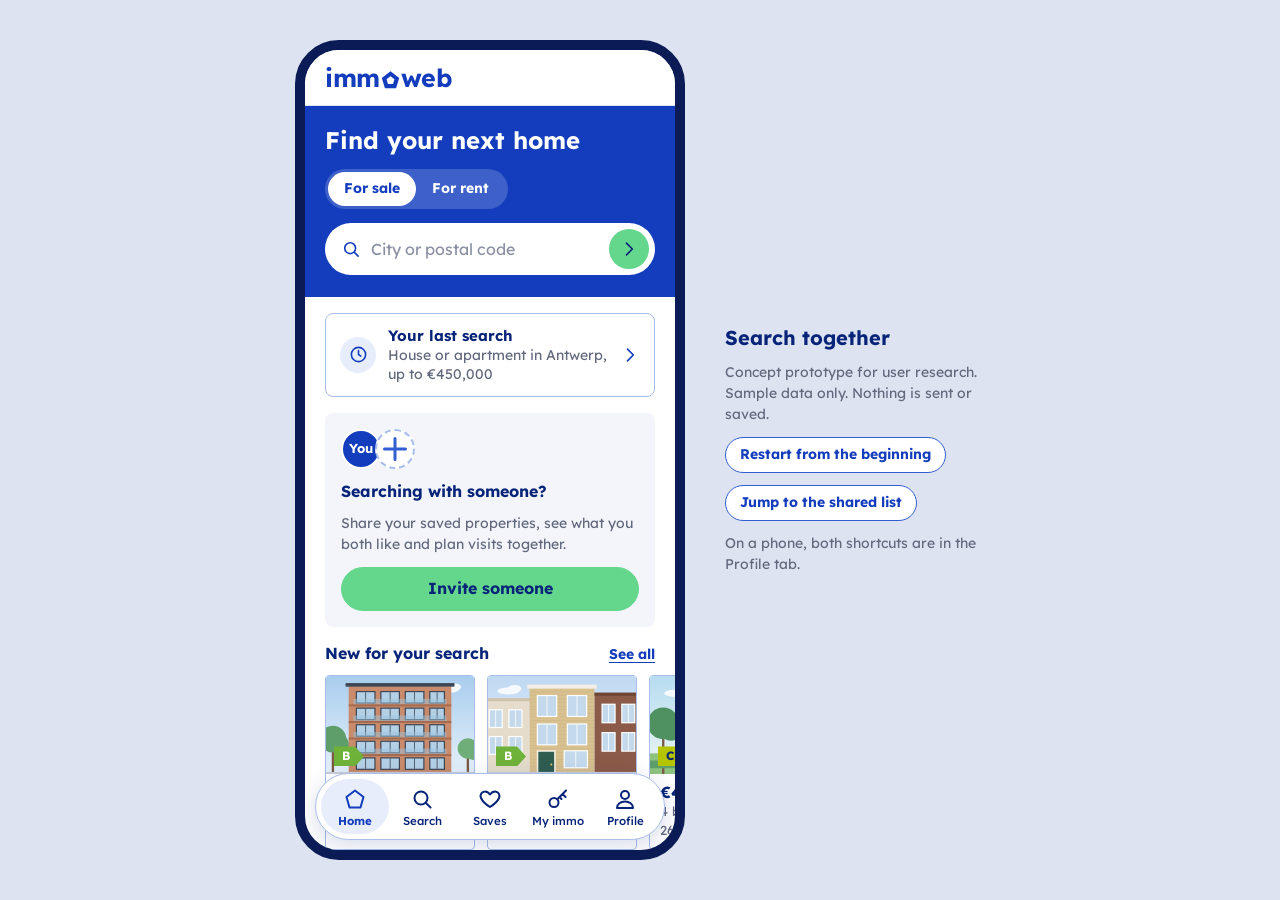
<file: hub/index.html>
<!doctype html>
<html lang="en">
<head>
<meta charset="utf-8">
<meta name="viewport" content="width=device-width, initial-scale=1, maximum-scale=1, user-scalable=no, viewport-fit=cover">
<meta name="theme-color" content="#133DBD">
<meta name="apple-mobile-web-app-capable" content="yes">
<meta name="mobile-web-app-capable" content="yes">
<meta name="apple-mobile-web-app-status-bar-style" content="default">
<meta name="apple-mobile-web-app-title" content="Immoweb">
<meta name="robots" content="noindex, nofollow">
<link rel="manifest" href="manifest.webmanifest">
<link rel="apple-touch-icon" href="icon-180.png">
<link rel="icon" href="icon-192.png">
<title>Immoweb Search Together</title>
<link rel="preconnect" href="https://fonts.googleapis.com">
<link rel="preconnect" href="https://fonts.gstatic.com" crossorigin>
<link rel="stylesheet" href="https://fonts.googleapis.com/css2?family=Lexend:wght@400;500;700&display=swap">
<style>
/* Layout: one phone sized app. Sticky brand header, scrolling content, bottom sheets for every choice. */
:root {
  color-scheme: light;
  --navy: #082479;
  --blue: #133DBD;
  --blue-strong: #1542C9;
  --line-strong: #315ED1;
  --line: #A8BEEA;
  --line-soft: #DCE4F5;
  --text: #63697D;
  --surface: #F3F5FA;
  --white: #FFFFFF;
  --green: #65D78D;
  --green-soft: #E3F8EA;
  --orange: #E2530D;
  --orange-soft: #FCE9DF;
  --blue-soft: #E7EDFB;
  --danger: #B3261E;
  --stage: #DDE3F1;
  --bezel: #0A1B55;
  --font: "Gratimo Grotesk", "Lexend", Arial, "Trebuchet MS", system-ui, sans-serif;
}
* { box-sizing: border-box; }
html, body { height: 100%; margin: 0; overscroll-behavior: none; }
body {
  background: var(--stage);
  color: var(--text);
  font: 400 16px/1.5 var(--font);
  -webkit-font-smoothing: antialiased;
}
button, input { font: inherit; color: inherit; }
button { cursor: pointer; background: none; border: 0; padding: 0; text-align: inherit; }
:focus-visible { outline: 3px solid var(--line-strong); outline-offset: 2px; }
[hidden] { display: none !important; }

.stage { min-height: 100%; display: flex; align-items: center; justify-content: center; gap: 40px; padding: 24px 16px; }
.phone {
  position: relative; flex: none;
  width: 390px; height: min(820px, calc(100dvh - 48px));
  background: var(--white);
  border: 10px solid var(--bezel); border-radius: 44px;
  overflow: hidden;
}
.aside { max-width: 260px; display: flex; flex-direction: column; gap: 12px; }
.aside h2 { margin: 0; color: var(--navy); font-size: 20px; line-height: 1.2; }
.aside p { margin: 0; font-size: 14px; }
.aside .btn { align-self: flex-start; }
@media (max-width: 760px) {
  .aside { display: none; }
}
@media (max-width: 520px) {
  .stage { padding: 0; display: block; height: 100%; }
  .phone { width: 100%; height: 100%; border: 0; border-radius: 0; padding-top: env(safe-area-inset-top, 0px); }
}

.app { height: 100%; display: flex; flex-direction: column; }
.scroll { flex: 1; min-height: 0; overflow-y: auto; overscroll-behavior: contain; }
.pad { padding: 16px 20px 32px; display: flex; flex-direction: column; gap: 16px; }

/* Header */
.top { flex: none; display: flex; align-items: center; justify-content: space-between; min-height: 56px; padding: 8px 12px 8px 20px; border-bottom: 1px solid var(--line-soft); background: var(--white); }
.logo { display: inline-flex; align-items: center; color: var(--blue); font-weight: 700; font-size: 25px; letter-spacing: -0.02em; line-height: 1; }
.logo svg { width: 19px; height: 19px; margin: 3px 1px 0; }
.top-actions { display: flex; align-items: center; gap: 4px; }
.icon-btn { position: relative; width: 40px; height: 40px; display: grid; place-items: center; color: var(--blue); border-radius: 50%; }
.icon-btn svg { width: 24px; height: 24px; }
.badge { position: absolute; top: 3px; right: 2px; min-width: 18px; height: 18px; padding: 0 5px; border-radius: 9px; background: var(--orange); color: var(--white); font-size: 11px; font-weight: 700; line-height: 18px; text-align: center; }
.backbar { flex: none; display: flex; align-items: center; justify-content: space-between; padding: 6px 12px; border-bottom: 1px solid var(--line-soft); }
.back { display: inline-flex; align-items: center; gap: 4px; height: 40px; padding: 0 8px 0 0; color: var(--blue); font-weight: 700; font-size: 14px; }
.back svg { width: 22px; height: 22px; }

/* Type */
h1 { margin: 0; color: var(--navy); font-size: 20px; line-height: 1.2; font-weight: 700; text-wrap: balance; }
h2 { margin: 0; color: var(--navy); font-size: 16px; line-height: 1.25; font-weight: 700; }
p { margin: 0; }
.lead { font-size: 16px; }
.small { font-size: 14px; }
.fine { font-size: 13px; line-height: 1.45; }
.count { color: var(--text); font-weight: 400; }
b, strong { font-weight: 700; color: var(--navy); }

/* Buttons */
.btn { display: inline-flex; align-items: center; justify-content: center; gap: 8px; min-height: 44px; padding: 10px 20px; border-radius: 22px; font-weight: 700; font-size: 16px; line-height: 1.2; text-align: center; border: 1px solid transparent; }
.btn svg { width: 18px; height: 18px; flex: none; }
.btn.primary { background: var(--green); border-color: var(--green); color: var(--navy); }
.btn.tertiary { background: var(--white); border-color: var(--line-strong); color: var(--blue); }
.btn.small { min-height: 36px; padding: 6px 14px; font-size: 14px; border-radius: 18px; }
.btn.block { width: 100%; }
.btn.danger { background: var(--white); border-color: var(--danger); color: var(--danger); }
.link { color: var(--blue); font-weight: 700; font-size: 14px; text-decoration: underline; text-underline-offset: 3px; }

/* Listing card, after the Immoweb result card */
.cards { display: flex; flex-direction: column; gap: 16px; }
.card { position: relative; border: 1px solid var(--line); border-radius: 4px; background: var(--white); overflow: hidden; }
.card-main { display: block; width: 100%; }
.media { position: relative; display: block; aspect-ratio: 16 / 10; background: var(--surface); overflow: hidden; }
.scene { position: absolute; inset: 0; width: 100%; height: 100%; display: block; }
.flags { position: absolute; left: 8px; top: 8px; display: flex; flex-direction: column; align-items: flex-start; gap: 4px; }
.flag { display: inline-block; padding: 1px 6px; border-radius: 2px; background: var(--blue-strong); color: var(--white); font-size: 11px; font-weight: 700; line-height: 16.5px; text-transform: uppercase; letter-spacing: 0.02em; }
.flag-new { background: var(--orange); }
.flag-match { background: var(--green); color: var(--navy); }
.heart { position: absolute; right: 8px; top: 8px; z-index: 1; width: 38px; height: 38px; border-radius: 50%; background: rgba(8, 36, 121, 0.82); color: var(--white); display: grid; place-items: center; }
.heart svg { width: 19px; height: 19px; }
.saver { position: absolute; right: 52px; top: 11px; z-index: 1; display: inline-flex; align-items: center; gap: 6px; height: 32px; padding: 0 10px 0 4px; border-radius: 16px; background: rgba(255, 255, 255, 0.94); color: var(--navy); font-size: 12px; font-weight: 700; }
.vline .link { margin-left: auto; flex: none; font-size: 13px; }
.vline > span { min-width: 0; }
.peb { position: absolute; left: 8px; bottom: 8px; padding: 1px 14px 1px 8px; font-size: 12px; font-weight: 700; line-height: 18px; color: var(--white); clip-path: polygon(0 0, calc(100% - 9px) 0, 100% 50%, calc(100% - 9px) 100%, 0 100%); }
.peb-A { background: #1E9B4B; } .peb-B { background: #6FB23A; } .peb-C { background: #B5C400; color: var(--navy); }
.peb-D { background: #F2C500; color: var(--navy); } .peb-E { background: #F09A00; color: var(--navy); } .peb-F { background: #E2530D; }
.body { display: block; padding: 12px 14px 12px; }
.body > span { display: block; }
.type { font-weight: 700; font-size: 16px; line-height: 1.3; }
.price { color: var(--navy); font-weight: 700; font-size: 20px; line-height: 1.25; font-variant-numeric: tabular-nums; }
.facts, .loc { font-size: 15px; line-height: 1.4; }
.by { margin-top: 6px; font-size: 13px; }

/* Collaboration row on a card */
.collab { display: flex; align-items: center; justify-content: space-between; gap: 8px; padding: 10px 14px; border-top: 1px solid var(--line-soft); }
.rx-pair { display: flex; align-items: center; gap: 8px; flex-wrap: wrap; }
.rx { display: inline-flex; align-items: center; gap: 6px; height: 34px; padding: 0 10px 0 4px; border-radius: 17px; background: var(--surface); font-size: 13px; color: var(--text); }
.rx .emo { font-size: 18px; line-height: 1; }
button.rx { border: 1px solid var(--line); background: var(--white); }
.rx-todo { border: 1px dashed var(--line-strong) !important; color: var(--blue); font-weight: 700; }
.av { flex: none; width: 26px; height: 26px; border-radius: 50%; display: grid; place-items: center; font-size: 11px; font-weight: 700; color: var(--white); line-height: 1; }
.av-me { background: var(--blue); font-size: 9.5px; letter-spacing: -0.02em; }
.av-me.av-lg { font-size: 13px; }
.av-partner { background: var(--orange); }
.av-lg { width: 40px; height: 40px; font-size: 15px; border: 2px solid var(--white); }
.av-empty { background: var(--white); border: 2px dashed var(--line) !important; color: var(--line-strong); }
.cmt { display: inline-flex; align-items: center; gap: 6px; height: 34px; padding: 0 8px; color: var(--blue); font-weight: 700; font-size: 14px; }
.cmt svg { width: 20px; height: 20px; }
.vline { display: flex; align-items: center; gap: 8px; width: 100%; padding: 9px 14px; border-top: 1px solid var(--line-soft); font-size: 14px; line-height: 1.3; color: var(--navy); }
.vline svg { width: 18px; height: 18px; flex: none; color: var(--blue); }
.vline.todo { background: var(--orange-soft); font-weight: 700; }
.vline.todo svg { color: var(--orange); }
.vline.ok { background: var(--green-soft); }
.vline.wait { background: var(--surface); color: var(--text); }

/* Banners */
.banner { background: var(--surface); border-radius: 8px; padding: 16px; display: flex; flex-direction: column; gap: 12px; }
.banner .pair { display: flex; }
.banner .pair .av + .av { margin-left: -6px; }
.proto { width: 100%; padding: 10px 12px; border: 2px dashed #7A2E8E; border-radius: 4px; color: #4A1A59; font-size: 12px; font-weight: 700; text-align: center; background: #F6E9FA; font-family: ui-monospace, Menlo, Consolas, monospace; }
.proto::before { content: 'TEST '; color: #7A2E8E; }
.proto-note { font-size: 12px; text-align: center; color: var(--text); }

/* Hub */
.hub-head { padding: 16px 20px 12px; display: flex; align-items: center; gap: 12px; }
.hub-head .pair { display: flex; flex: none; }
.hub-head .pair .av + .av { margin-left: -6px; }
.hub-head .txt { flex: 1; min-width: 0; }
.hub-head .txt p { font-size: 14px; }
.tabs { position: sticky; top: 0; z-index: 2; display: flex; background: var(--white); border-bottom: 1px solid var(--line-soft); padding: 0 12px; }
.tab { flex: 1; display: inline-flex; align-items: center; justify-content: center; gap: 6px; height: 46px; font-weight: 700; font-size: 15px; color: var(--text); border-bottom: 3px solid transparent; }
.tab[aria-selected="true"] { color: var(--blue); border-bottom-color: var(--blue); }
.tab .dot { min-width: 18px; height: 18px; padding: 0 5px; border-radius: 9px; background: var(--orange); color: var(--white); font-size: 11px; line-height: 18px; text-align: center; }
.chips { display: flex; gap: 8px; overflow-x: auto; padding: 14px 20px 2px; scrollbar-width: none; }
.chips::-webkit-scrollbar { display: none; }
.chip { flex: none; height: 36px; padding: 0 14px; border-radius: 18px; border: 1px solid var(--line-strong); color: var(--blue); font-weight: 700; font-size: 14px; background: var(--white); white-space: nowrap; }
.chip[aria-pressed="true"] { background: var(--blue); border-color: var(--blue); color: var(--white); }
.section { display: flex; flex-direction: column; gap: 10px; }
.section-head { display: flex; align-items: baseline; justify-content: space-between; gap: 12px; }
.empty { padding: 28px 16px; text-align: center; background: var(--surface); border-radius: 8px; font-size: 14px; }

/* Activity feed */
.feed { display: flex; flex-direction: column; }
.item { position: relative; display: flex; gap: 12px; width: 100%; padding: 12px 20px; border-bottom: 1px solid var(--line-soft); align-items: flex-start; }
.item.unread { background: var(--blue-soft); }
.item .av { margin-top: 2px; }
.item .txt { flex: 1; min-width: 0; font-size: 14px; line-height: 1.4; }
.item .txt .quote { display: block; margin-top: 2px; color: var(--text); }
.item .when { display: block; margin-top: 2px; font-size: 12px; }
.thumb { position: relative; flex: none; width: 56px; height: 44px; border-radius: 4px; overflow: hidden; background: var(--surface); }
.av-both { background: var(--green); color: var(--navy); }
.av-both svg { width: 14px; height: 14px; }

/* Visits */
.mini { display: flex; gap: 12px; align-items: center; width: 100%; }
.mini .thumb { width: 72px; height: 56px; }
.mini .txt { flex: 1; min-width: 0; font-size: 14px; line-height: 1.35; }
.mini .txt .price { font-size: 16px; }
.vcard { border: 1px solid var(--line); border-radius: 4px; padding: 12px 14px; display: flex; flex-direction: column; gap: 12px; }
.slots { display: flex; flex-direction: column; gap: 8px; }
.slot { display: flex; align-items: center; justify-content: space-between; gap: 12px; padding: 8px 8px 8px 12px; border-radius: 8px; background: var(--surface); font-size: 15px; color: var(--navy); font-weight: 500; }
.when-row { display: flex; align-items: center; gap: 10px; color: var(--navy); font-weight: 700; font-size: 15px; }
.when-row svg { width: 20px; height: 20px; color: var(--blue); flex: none; }
.row-actions { display: flex; flex-wrap: wrap; gap: 8px; }

/* Detail */
.detail { position: relative; }
.detail .media { aspect-ratio: 16 / 11; }
.about { display: grid; grid-template-columns: auto 1fr; gap: 6px 16px; margin: 0; font-size: 14px; }
.about dt { color: var(--text); }
.about dd { margin: 0; color: var(--navy); font-weight: 500; }
.detail-body { padding: 14px 20px 28px; display: flex; flex-direction: column; gap: 22px; }
.detail-body .price { font-size: 24px; }
.rx-grid { display: grid; grid-template-columns: repeat(4, 1fr); gap: 8px; }
.rx-opt { display: flex; flex-direction: column; align-items: center; gap: 4px; padding: 10px 2px 8px; border: 1px solid var(--line); border-radius: 8px; background: var(--white); font-size: 12px; line-height: 1.2; color: var(--text); text-align: center; }
.rx-opt .emo { font-size: 26px; line-height: 1; }
.rx-opt[aria-pressed="true"] { border: 2px solid var(--blue); padding: 9px 1px 7px; background: var(--blue-soft); color: var(--navy); font-weight: 700; }
.their { display: flex; align-items: center; gap: 8px; font-size: 14px; }
.status-row { display: flex; align-items: center; justify-content: space-between; gap: 12px; }
.pill { display: inline-flex; align-items: center; gap: 6px; height: 30px; padding: 0 12px; border-radius: 15px; background: var(--blue-soft); color: var(--navy); font-weight: 700; font-size: 13px; }
.thread { display: flex; flex-direction: column; gap: 10px; }
.msg { display: flex; gap: 8px; align-items: flex-end; max-width: 88%; }
.msg .bubble { padding: 8px 12px; border-radius: 14px 14px 14px 4px; background: var(--surface); font-size: 14.5px; line-height: 1.4; color: var(--navy); }
.msg.me { align-self: flex-end; flex-direction: row-reverse; }
.msg.me .bubble { background: var(--blue); color: var(--white); border-radius: 14px 14px 4px 14px; }
.typing { font-size: 13px; padding-left: 34px; }
.composer { flex: none; display: flex; flex-direction: row; align-items: center; gap: 8px; padding: 10px 12px calc(10px + env(safe-area-inset-bottom, 0px)); border-top: 1px solid var(--line-soft); background: var(--white); }
.composer input { flex: 1; min-width: 0; height: 44px; padding: 0 16px; border-radius: 22px; border: 1px solid var(--line); background: var(--white); color: var(--navy); font-size: 16px; }
.composer input::placeholder, .field input::placeholder { color: #8A90A2; }
.composer button[type="submit"] { flex: none; width: 44px; height: 44px; border-radius: 50%; background: var(--green); color: var(--navy); display: grid; place-items: center; }
.composer button[type="submit"] svg { width: 20px; height: 20px; }

/* Forms */
.benefits { list-style: none; margin: 0; padding: 0; display: flex; flex-direction: column; gap: 12px; }
.benefits li { display: flex; gap: 12px; align-items: flex-start; }
.benefits .ico { flex: none; width: 36px; height: 36px; border-radius: 50%; background: var(--blue-soft); color: var(--blue); display: grid; place-items: center; }
.benefits .ico svg { width: 19px; height: 19px; }
.benefits b { display: block; font-size: 15px; line-height: 1.3; }
.benefits span { font-size: 14px; line-height: 1.4; }
form { display: flex; flex-direction: column; gap: 14px; }
.field { display: flex; flex-direction: column; gap: 6px; }
.field label, legend { font-weight: 700; font-size: 14px; color: var(--navy); padding: 0; }
.field input { height: 48px; padding: 0 14px; border-radius: 8px; border: 1px solid var(--line); background: var(--white); color: var(--navy); font-size: 16px; }
.field input:focus, .composer input:focus { outline: 2px solid var(--line-strong); outline-offset: 0; border-color: var(--line-strong); }
.err { color: var(--danger); font-size: 14px; font-weight: 500; }
fieldset { border: 0; margin: 0; padding: 0; display: flex; flex-direction: column; gap: 8px; min-width: 0; }
.opt { display: flex; gap: 12px; align-items: flex-start; padding: 12px; border: 1px solid var(--line); border-radius: 8px; cursor: pointer; }
.opt input { flex: none; width: 20px; height: 20px; margin: 2px 0 0; accent-color: var(--blue); }
.opt .t { display: block; color: var(--navy); font-weight: 500; font-size: 15px; line-height: 1.35; }
.opt .s { display: block; font-size: 13px; line-height: 1.4; }
.opt:has(input:checked) { border-color: var(--blue); box-shadow: inset 0 0 0 1px var(--blue); background: var(--blue-soft); }
.picklist { display: flex; flex-direction: column; gap: 6px; padding-left: 6px; }
.picktools { display: flex; flex-direction: column; gap: 8px; }
.picktools input { height: 44px; padding: 0 14px; border-radius: 8px; border: 1px solid var(--line); font-size: 15px; color: var(--navy); }
.picktools .chips { padding: 0; margin: 0; }
.picktools .chip { height: 32px; font-size: 13px; }
.pickcount { font-size: 13px; }
.picklist label { display: flex; gap: 10px; align-items: center; font-size: 14px; color: var(--navy); min-height: 32px; }
.picklist label input { width: 18px; height: 18px; accent-color: var(--blue); }
.toggle-row { display: flex; align-items: center; justify-content: space-between; gap: 16px; min-height: 44px; color: var(--navy); font-size: 15px; cursor: pointer; }
.toggle-row input { flex: none; appearance: none; width: 46px; height: 28px; border-radius: 14px; background: var(--line); position: relative; margin: 0; cursor: pointer; transition: background 0.15s; }
.toggle-row input::after { content: ""; position: absolute; top: 3px; left: 3px; width: 22px; height: 22px; border-radius: 50%; background: var(--white); transition: transform 0.15s; }
.toggle-row input:checked { background: var(--blue); }
.toggle-row input:checked::after { transform: translateX(18px); }

/* Sheets */
.backdrop { position: absolute; inset: 0; z-index: 10; background: rgba(8, 36, 121, 0.45); }
.sheet { position: absolute; left: 0; right: 0; bottom: 0; z-index: 11; max-height: 88%; overflow-y: auto; background: var(--white); border-radius: 16px 16px 0 0; padding: 8px 20px calc(24px + env(safe-area-inset-bottom, 0px)); display: flex; flex-direction: column; gap: 14px; }
.sheet.enter { animation: rise 0.22s ease-out; }
.backdrop.enter { animation: fade 0.22s ease-out; }
@keyframes rise { from { transform: translateY(40px); opacity: 0; } to { transform: none; opacity: 1; } }
@keyframes fade { from { opacity: 0; } to { opacity: 1; } }
.grab { align-self: center; width: 40px; height: 4px; border-radius: 2px; background: var(--line); flex: none; }
.sheet-head { display: flex; align-items: center; justify-content: space-between; gap: 12px; }
.sheet-head h2 { font-size: 18px; }
.radio-list { display: flex; flex-direction: column; }
.radio { display: flex; align-items: center; justify-content: space-between; gap: 12px; min-height: 48px; border-bottom: 1px solid var(--line-soft); color: var(--navy); font-size: 16px; width: 100%; }
.radio:last-child { border-bottom: 0; }
.radio .mark { flex: none; width: 22px; height: 22px; border-radius: 50%; border: 2px solid var(--line); display: grid; place-items: center; }
.radio[aria-checked="true"] { font-weight: 700; }
.radio[aria-checked="true"] .mark { border-color: var(--blue); }
.radio[aria-checked="true"] .mark::after { content: ""; width: 10px; height: 10px; border-radius: 50%; background: var(--blue); }
.check { display: flex; align-items: center; gap: 12px; min-height: 48px; padding: 0 12px; border: 1px solid var(--line); border-radius: 8px; color: var(--navy); font-size: 15px; font-weight: 500; cursor: pointer; }
.check input { width: 20px; height: 20px; accent-color: var(--blue); margin: 0; }
.check:has(input:checked) { border-color: var(--blue); background: var(--blue-soft); }
.menu-list { display: flex; flex-direction: column; }
.menu-list button svg { width: 20px; height: 20px; flex: none; color: var(--blue); }
.menu-list button { min-height: 48px; display: flex; align-items: center; justify-content: space-between; border-bottom: 1px solid var(--line-soft); color: var(--navy); font-size: 16px; font-weight: 500; width: 100%; }
.person { display: flex; align-items: center; gap: 12px; min-height: 52px; border-bottom: 1px solid var(--line-soft); }
.person .txt { flex: 1; min-width: 0; font-size: 14px; line-height: 1.35; }
.person .txt b { display: block; font-size: 15px; }

/* App tab bar: floating pill with five items, after the Immoweb app */
.tabbar { position: absolute; left: 10px; right: 10px; bottom: calc(10px + env(safe-area-inset-bottom, 0px)); z-index: 5; display: flex; padding: 5px; border-radius: 34px; background: var(--white); border: 1px solid var(--line); box-shadow: 0 6px 22px rgba(8, 36, 121, 0.16); }
.tb { flex: 1; min-width: 0; display: flex; flex-direction: column; align-items: center; gap: 2px; padding: 7px 0 6px; border-radius: 28px; font-size: 11.5px; font-weight: 500; line-height: 1.2; color: var(--navy); text-align: center; white-space: nowrap; }
.tb[aria-current="page"] { background: var(--blue-soft); color: var(--blue); font-weight: 700; }
.tb-ico { position: relative; width: 28px; height: 26px; display: grid; place-items: center; }
.tb-ico svg { width: 24px; height: 24px; }
.tb-ico .badge { top: -3px; right: -8px; }
.scroll.tabbed { padding-bottom: 84px; }
.btn.blue { background: var(--blue); border-color: var(--blue); color: var(--white); }
.promo { border: 1px solid var(--line); border-radius: 12px; padding: 16px; display: flex; flex-direction: column; align-items: flex-start; gap: 8px; background: var(--surface); }
.promo p { font-size: 14px; }
.promo .btn { margin-top: 6px; }
.group { border: 1px solid var(--line); border-radius: 12px; overflow: hidden; }
.group .rowlink { border: 0; border-radius: 0; padding: 14px 16px; }
.group .rowlink + .rowlink { border-top: 1px solid var(--line-soft); }
.big { font-size: 22px; }

/* Saved: switch between my saved properties and the shared list */
.segbar { flex: none; padding: 12px 20px; border-bottom: 1px solid var(--line-soft); background: var(--white); }
.segsw { display: flex; padding: 3px; border-radius: 22px; background: var(--surface); }
.segsw button { flex: 1; min-width: 0; display: inline-flex; align-items: center; justify-content: center; gap: 6px; height: 38px; padding: 0 10px; border-radius: 19px; color: var(--text); font-weight: 700; font-size: 14px; white-space: nowrap; }
.segsw button > span:first-child { overflow: hidden; text-overflow: ellipsis; }
.segsw button[aria-selected="true"] { background: var(--blue); color: var(--white); }
.segsw .dot { flex: none; min-width: 18px; height: 18px; padding: 0 5px; border-radius: 9px; background: var(--orange); color: var(--white); font-size: 11px; line-height: 18px; text-align: center; }
.segsw .n { flex: none; font-weight: 400; }

.searchbox.line { border: 1px solid var(--line); color: var(--navy); height: 48px; }

/* Home */
.hero { background: var(--blue); padding: 20px 20px 22px; display: flex; flex-direction: column; gap: 14px; }
.hero h1 { color: var(--white); font-size: 24px; }
.seg { display: inline-flex; align-self: flex-start; padding: 3px; border-radius: 20px; background: rgba(255, 255, 255, 0.18); }
.seg button { height: 34px; padding: 0 16px; border-radius: 17px; color: var(--white); font-weight: 700; font-size: 14px; }
.seg button[aria-pressed="true"] { background: var(--white); color: var(--blue); }
.searchbox { display: flex; align-items: center; gap: 10px; width: 100%; height: 52px; padding: 0 6px 0 16px; border-radius: 26px; background: var(--white); color: #8A90A2; font-size: 16px; }
.searchbox .go { margin-left: auto; flex: none; width: 40px; height: 40px; border-radius: 50%; background: var(--green); color: var(--navy); display: grid; place-items: center; }
.searchbox svg { width: 20px; height: 20px; flex: none; }
.searchbox > svg { color: var(--blue); }
.rowlink { display: flex; align-items: center; gap: 12px; width: 100%; padding: 12px 14px; border: 1px solid var(--line); border-radius: 8px; font-size: 14px; line-height: 1.35; }
.rowlink .ico { flex: none; width: 36px; height: 36px; border-radius: 50%; background: var(--blue-soft); color: var(--blue); display: grid; place-items: center; }
.rowlink .ico svg { width: 19px; height: 19px; }
.rowlink .txt { flex: 1; min-width: 0; }
.rowlink .txt b { display: block; font-size: 15px; }
.rowlink > svg { flex: none; width: 20px; height: 20px; color: var(--blue); }
.tcard { border: 1px solid var(--line); border-radius: 8px; overflow: hidden; }
.tcard-head { display: flex; align-items: center; gap: 12px; width: 100%; padding: 14px; background: var(--surface); }
.tcard-head .pair { display: flex; flex: none; }
.tcard-head .pair .av + .av { margin-left: -6px; }
.tcard-head .txt { flex: 1; min-width: 0; font-size: 14px; line-height: 1.35; }
.tcard-head .txt b { display: block; font-size: 16px; }
.tcard-head > svg { flex: none; width: 20px; height: 20px; color: var(--blue); }
.tcard .item { padding: 12px 14px; }
.tcard .item:last-child { border-bottom: 0; }
.hscroll { display: flex; gap: 12px; overflow-x: auto; margin: 0 -20px; padding: 0 20px 4px; scrollbar-width: none; }
.hscroll::-webkit-scrollbar { display: none; }
.scard { flex: none; width: 150px; border: 1px solid var(--line); border-radius: 4px; overflow: hidden; }
.scard .media { aspect-ratio: 3 / 2; }
.scard .body { padding: 8px 10px 10px; }
.scard .price { font-size: 16px; }
.scard .facts, .scard .loc { font-size: 13px; }
.strip { display: flex; align-items: center; gap: 10px; width: 100%; padding: 10px 12px; border-radius: 8px; background: var(--surface); font-size: 14px; line-height: 1.35; color: var(--navy); }
.strip .pair { display: flex; flex: none; }
.strip .pair .av + .av { margin-left: -6px; }
.strip .txt { flex: 1; min-width: 0; }
.strip > svg { flex: none; width: 20px; height: 20px; color: var(--blue); }
.landing-pair { display: flex; }
.landing-pair .av { width: 56px; height: 56px; font-size: 20px; border: 3px solid var(--white); }
.landing-pair .av-me { font-size: 16px; }
.landing-pair .av + .av { margin-left: -10px; }
.landing-pair svg { width: 24px; height: 24px; }

/* Toast */
.toast { position: absolute; left: 12px; right: 12px; bottom: calc(92px + env(safe-area-inset-bottom, 0px)); z-index: 20; display: flex; align-items: center; justify-content: space-between; gap: 12px; padding: 12px 14px; border-radius: 8px; background: var(--navy); color: var(--white); font-size: 14px; line-height: 1.35; box-shadow: 0 6px 20px rgba(8, 36, 121, 0.28); animation: rise 0.2s ease-out; }
.toast button { flex: none; color: var(--green); font-weight: 700; font-size: 14px; padding: 4px 2px; }
@media (prefers-reduced-motion: reduce) { * { animation: none !important; transition: none !important; } }
</style>
</head>
<body>
<div class="stage">
  <div class="phone" id="phone">
    <div class="app" id="app"></div>
    <div class="toast" id="toast" role="status" hidden></div>
  </div>
  <aside class="aside">
    <h2>Search together</h2>
    <p>Concept prototype for user research. Sample data only. Nothing is sent or saved.</p>
    <button class="btn tertiary small" data-act="restart">Restart from the beginning</button>
    <button class="btn tertiary small" data-act="jump">Jump to the shared list</button>
    <p>On a phone, both shortcuts are in the Profile tab.</p>
  </aside>
</div>

<script src="i18n.js"></script>
<script>
(function () {
'use strict';

/* ---------- helpers ---------- */
const $ = (s, r) => (r || document).querySelector(s);
const esc = s => String(s).replace(/[&<>"']/g, c => ({ '&': '&amp;', '<': '&lt;', '>': '&gt;', '"': '&quot;', "'": '&#39;' }[c]));
const now = new Date();
const addDays = (n, from) => { const d = new Date(from || now); d.setDate(d.getDate() + n); return d; };
const nextDow = (dow, min) => { for (let i = min; i < min + 7; i++) { const d = addDays(i); if (d.getDay() === dow) return d; } };
const LANG = ((new URLSearchParams(location.search).get('lang') || 'en').slice(0, 2));
document.documentElement.lang = LANG;
const LOC = { nl: 'nl-BE', fr: 'fr-BE' }[LANG] || 'en-GB';
const fmtD = d => d.toLocaleDateString(LOC, { weekday: 'short', day: 'numeric', month: 'short' }).replace(',', '').replace(/\.$/, '');
const slotLabel = s => fmtD(s.d) + ', ' + s.t;
const price = p => LANG === 'en' ? '€' + p.price.toLocaleString('en-US') : '€ ' + p.price.toLocaleString('de-DE');
const town = p => p.loc.split(' ').slice(1).join(' ');
const place = p => p.type + ' in ' + town(p);

const R = {
  love: { e: '😍', l: 'Love it', pos: true },
  like: { e: '🙂', l: 'Like it', pos: true },
  unsure: { e: '🤔', l: 'Not sure', pos: false },
  no: { e: '🙁', l: 'Not for me', pos: false }
};
const RKEYS = ['love', 'like', 'unsure', 'no'];
const STATUS = { saved: 'Saved', contacted: 'Agency contacted', planned: 'Visit planned', visited: 'Visited', offer: 'Offer made', dropped: 'No longer interested' };

const svg = (d, fill) => '<svg viewBox="0 0 24 24" aria-hidden="true" fill="' + (fill ? 'currentColor' : 'none') + '"' + (fill ? '' : ' stroke="currentColor" stroke-width="2" stroke-linecap="round" stroke-linejoin="round"') + '>' + d + '</svg>';
const I = {
  heart: svg('<path d="M12 21.35l-1.45-1.32C5.4 15.36 2 12.28 2 8.5 2 5.42 4.42 3 7.5 3c1.74 0 3.41.81 4.5 2.09C13.09 3.81 14.76 3 16.5 3 19.58 3 22 5.42 22 8.5c0 3.78-3.4 6.86-8.55 11.54L12 21.35z"/>', true),
  bell: svg('<path d="M12 22c1.1 0 2-.9 2-2h-4c0 1.1.9 2 2 2zm6-6v-5c0-3.07-1.63-5.64-4.5-6.32V4c0-.83-.67-1.5-1.5-1.5s-1.5.67-1.5 1.5v.68C7.64 5.36 6 7.92 6 11v5l-2 2v1h16v-1l-2-2z"/>', true),
  user: svg('<circle cx="12" cy="8" r="4"/><path d="M4 21c0-4 3.6-6.5 8-6.5s8 2.5 8 6.5z"/>'),
  menu: svg('<path d="M4 7h16M4 12h16M4 17h16"/>'),
  back: svg('<path d="M15 5l-7 7 7 7"/>'),
  chev: svg('<path d="M9 5l7 7-7 7"/>'),
  chat: svg('<path d="M4 5h16v11H10l-6 4z"/>'),
  cal: svg('<rect x="3" y="5" width="18" height="16" rx="2"/><path d="M3 10h18M8 3v4M16 3v4"/>'),
  link: svg('<path d="M10 14a4 4 0 0 0 5.7 0l3-3a4 4 0 0 0-5.7-5.7l-1 1M14 10a4 4 0 0 0-5.7 0l-3 3a4 4 0 0 0 5.7 5.7l1-1"/>'),
  send: svg('<path d="M4 12l16-8-6 16-3-6z"/>'),
  check: svg('<path d="M5 12.5l4.5 4.5L19 7.5"/>'),
  close: svg('<path d="M6 6l12 12M18 6L6 18"/>'),
  plus: svg('<path d="M12 5v14M5 12h14"/>'),
  clock: svg('<circle cx="12" cy="12" r="9"/><path d="M12 7v5l3 2"/>'),
  tune: svg('<path d="M4 7h9M19 7h1M4 17h1M11 17h9"/><circle cx="16" cy="7" r="2.5"/><circle cx="8" cy="17" r="2.5"/>'),
  home: svg('<polygon points="12,3.5 20.5,10 17.5,20.5 6.5,20.5 3.5,10"/>'),
  lock: svg('<rect x="5" y="11" width="14" height="9" rx="2"/><path d="M8 11V8a4 4 0 0 1 8 0v3"/>'),
  key: svg('<circle cx="8" cy="15.5" r="4.5"/><path d="M11.3 12.2L20 3.5M16.5 7l3 3M13.5 10l2 2"/>'),
  people: svg('<circle cx="9" cy="8" r="3.5"/><path d="M2.5 20c0-3.5 2.9-5.5 6.5-5.5s6.5 2 6.5 5.5"/><circle cx="17.2" cy="9" r="2.8"/><path d="M17.8 14.6c2.3.4 3.7 2.1 3.7 4.9"/>'),
  search: svg('<circle cx="11" cy="11" r="6.5"/><path d="M16 16l4.5 4.5"/>'),
  heartline: svg('<path d="M12 20s-7-4.4-9-9C1.7 7.9 3.6 4.5 7 4.5c2 0 3.6 1.1 5 3 1.4-1.9 3-3 5-3 3.4 0 5.3 3.4 4 6.5-2 4.6-9 9-9 9z"/>'),
  smile: svg('<circle cx="12" cy="12" r="9"/><path d="M8.5 14.5c1 1.2 2.1 1.8 3.5 1.8s2.5-.6 3.5-1.8M9 10h.01M15 10h.01"/>'),
  list: svg('<path d="M12 20s-6.5-4-8.3-8C2.4 9 4.1 6 7.2 6c1.7 0 3.1.9 3.8 2.2h2C13.7 6.9 15.1 6 16.8 6c3.1 0 4.8 3 3.5 6-1.8 4-8.3 8-8.3 8z"/>')
};
const house = '<svg viewBox="0 0 24 24" aria-hidden="true"><polygon points="12,1.5 23,10 19,23 5,23 1,10" fill="currentColor"/><polygon points="12,8 17,11.8 15.2,17.8 8.8,17.8 7,11.8" fill="#FFFFFF"/></svg>';

/* ---------- illustrated listing photos ---------- */
let uid = 0;
function scene(kind, swap) {
  const id = 'sk' + (++uid);
  const sky = { terrace: ['#BFD9F2', '#EAF3FB'], block: ['#A9CDEE', '#E6F1FA'], villa: ['#B7DCF0', '#EEF7F4'], newbuild: ['#C9DDF3', '#F3F6FA'], townhouse: ['#CBD8EA', '#F1F3F7'], penthouse: ['#9CC7EE', '#F9E7D6'] }[kind];
  const win = (x, y, w, h, glass, frame) => '<rect x="' + x + '" y="' + y + '" width="' + w + '" height="' + h + '" fill="' + (frame || '#FFFFFF') + '"/><rect x="' + (x + 3) + '" y="' + (y + 3) + '" width="' + (w - 6) + '" height="' + (h - 6) + '" fill="' + (glass || '#C4DAEC') + '"/><rect x="' + (x + w / 2 - 1) + '" y="' + (y + 3) + '" width="2" height="' + (h - 6) + '" fill="' + (frame || '#FFFFFF') + '"/>';
  const cloud = (x, y, s) => '<g fill="#FFFFFF" opacity="0.85"><ellipse cx="' + x + '" cy="' + y + '" rx="' + 28 * s + '" ry="' + 9 * s + '"/><ellipse cx="' + (x + 16 * s) + '" cy="' + (y - 6 * s) + '" rx="' + 17 * s + '" ry="' + 9 * s + '"/></g>';
  const tree = (x, y, r, c) => '<rect x="' + (x - 3) + '" y="' + y + '" width="6" height="' + (250 - y) + '" fill="#7A5A44"/><circle cx="' + x + '" cy="' + y + '" r="' + r + '" fill="' + c + '"/><circle cx="' + (x + r * 0.5) + '" cy="' + (y + r * 0.4) + '" r="' + r * 0.7 + '" fill="' + c + '"/>';
  const street = '<rect x="0" y="243" width="400" height="7" fill="#C9CED8"/>';
  let b = '';
  if (kind === 'terrace') {
    b += cloud(64, 38, 1);
    b += '<rect x="-10" y="62" width="128" height="188" fill="#E6DCCB"/><rect x="-10" y="56" width="132" height="8" fill="#CFC3AE"/>' + win(14, 84, 36, 48) + win(64, 84, 36, 48) + win(14, 152, 36, 48) + win(64, 152, 36, 48);
    b += '<rect x="282" y="48" width="128" height="202" fill="#8C5A48"/><rect x="278" y="42" width="132" height="8" fill="#6E4435"/>' + win(300, 70, 36, 50) + win(350, 70, 36, 50) + win(300, 142, 36, 50) + win(350, 142, 36, 50);
    b += '<rect x="118" y="30" width="164" height="220" fill="#B5553C"/>';
    for (let y = 40; y < 240; y += 9) b += '<rect x="118" y="' + y + '" width="164" height="1" fill="#000000" opacity="0.07"/>';
    b += '<rect x="112" y="22" width="176" height="10" fill="#F4EFE6"/>' + win(136, 48, 52, 56) + win(212, 48, 52, 56) + win(136, 120, 52, 56) + win(212, 120, 52, 56);
    b += '<rect x="136" y="188" width="48" height="62" fill="#F4EFE6"/><rect x="140" y="192" width="40" height="58" fill="#1E3A5F"/><circle cx="173" cy="224" r="2.5" fill="#E8C66A"/>' + win(204, 188, 62, 46);
    b += street;
  } else if (kind === 'block') {
    b += cloud(322, 34, 1) + tree(30, 160, 34, '#5E9E6B');
    b += '<rect x="70" y="26" width="260" height="224" fill="#ECE7DF"/><rect x="62" y="18" width="276" height="9" fill="#3C4654"/>';
    for (let f = 0; f < 5; f++) {
      const y = 38 + f * 42;
      b += win(88, y, 50, 32, '#B4D0E6', '#3C4654') + win(150, y, 50, 32, '#B4D0E6', '#3C4654') + win(212, y, 50, 32, '#B4D0E6', '#3C4654') + win(274, y, 40, 32, '#B4D0E6', '#3C4654');
      if (f < 4) b += '<rect x="82" y="' + (y + 20) + '" width="236" height="14" fill="#9CC4DE" opacity="0.5"/><rect x="70" y="' + (y + 34) + '" width="260" height="5" fill="#C9C2B6"/>';
    }
    b += tree(372, 184, 26, '#6FAE78') + street;
  } else if (kind === 'villa') {
    b += cloud(76, 44, 1) + cloud(300, 30, 0.8);
    b += '<rect x="0" y="196" width="400" height="54" fill="#8DC27F"/>' + tree(46, 120, 40, '#4F9160');
    b += '<rect x="270" y="50" width="16" height="40" fill="#4A4F5C"/><rect x="110" y="110" width="210" height="100" fill="#C9744F"/><polygon points="94,112 215,38 336,112" fill="#4A4F5C"/>';
    b += win(197, 72, 36, 26) + win(128, 130, 50, 44) + win(252, 130, 52, 44) + '<rect x="196" y="138" width="38" height="72" fill="#F4EFE6"/><rect x="200" y="142" width="30" height="68" fill="#2F5D50"/>';
    b += '<polygon points="200,210 232,210 256,250 176,250" fill="#DAD4C8"/><rect x="-10" y="214" width="170" height="20" rx="10" fill="#5E9E6B"/><rect x="270" y="214" width="140" height="20" rx="10" fill="#5E9E6B"/>';
  } else if (kind === 'newbuild') {
    b += cloud(90, 36, 1);
    b += '<rect x="200" y="40" width="150" height="210" fill="#D9D5CE"/><rect x="60" y="72" width="180" height="178" fill="#F5F5F3"/><rect x="60" y="156" width="140" height="94" fill="#B98858"/>';
    for (let x = 68; x < 200; x += 9) b += '<rect x="' + x + '" y="156" width="1" height="94" fill="#000000" opacity="0.1"/>';
    b += win(80, 90, 104, 48, '#A9CBE4', '#2E3A48') + win(256, 58, 76, 44, '#A9CBE4', '#2E3A48') + win(256, 144, 76, 52, '#A9CBE4', '#2E3A48');
    b += '<rect x="246" y="118" width="104" height="5" fill="#2E3A48"/><rect x="246" y="100" width="104" height="18" fill="#A9CBE4" opacity="0.55"/>';
    b += '<rect x="102" y="182" width="38" height="68" fill="#2E3A48"/><rect x="134" y="214" width="3" height="10" fill="#C9CED8"/>' + win(256, 208, 76, 36, '#A9CBE4', '#2E3A48');
    b += tree(376, 176, 20, '#7DB887') + street;
  } else if (kind === 'townhouse') {
    b += cloud(330, 30, 0.9);
    b += '<rect x="-10" y="70" width="120" height="180" fill="#C9B8A3"/>' + win(16, 92, 32, 52) + win(62, 92, 32, 52) + win(16, 162, 32, 52) + win(62, 162, 32, 52);
    b += '<rect x="290" y="60" width="120" height="190" fill="#A8A096"/>' + win(306, 84, 32, 52) + win(352, 84, 32, 52) + win(306, 156, 32, 52) + win(352, 156, 32, 52);
    b += '<polygon points="108,48 124,8 276,8 292,48" fill="#3F4756"/>' + win(150, 16, 30, 26) + win(220, 16, 30, 26);
    b += '<rect x="108" y="46" width="184" height="204" fill="#EFE8DC"/><rect x="108" y="200" width="184" height="50" fill="#BCB6AB"/><rect x="102" y="44" width="196" height="8" fill="#D8CFBF"/>';
    b += win(126, 64, 36, 60, '#B9CFE2') + win(182, 64, 36, 60, '#B9CFE2') + win(238, 64, 36, 60, '#B9CFE2') + win(126, 134, 36, 56, '#B9CFE2') + win(182, 134, 36, 56, '#B9CFE2') + win(238, 134, 36, 56, '#B9CFE2');
    b += '<rect x="174" y="186" width="52" height="4" fill="#2B2F38"/><rect x="236" y="202" width="40" height="48" fill="#EFE8DC"/><rect x="240" y="206" width="32" height="44" fill="#7B2D26"/>' + win(126, 208, 36, 28, '#B9CFE2') + win(182, 208, 36, 28, '#B9CFE2');
    b += street;
  } else {
    b += '<circle cx="346" cy="62" r="22" fill="#FFE4B8"/>';
    b += '<rect x="250" y="150" width="56" height="100" fill="#B4C3D9"/><polygon points="322,150 329,92 336,150" fill="#A7B8D1"/><rect x="314" y="150" width="30" height="100" fill="#A7B8D1"/><rect x="350" y="136" width="60" height="114" fill="#BFCBDD"/>';
    b += '<rect x="20" y="84" width="240" height="10" fill="#3C4654"/><rect x="30" y="94" width="210" height="110" fill="#F2F0EC"/><rect x="46" y="108" width="180" height="96" fill="#3C4654"/><rect x="50" y="112" width="55" height="92" fill="#A9CBE4"/><rect x="109" y="112" width="55" height="92" fill="#B9D6EA"/><rect x="168" y="112" width="54" height="92" fill="#A9CBE4"/>';
    b += '<rect x="0" y="202" width="400" height="48" fill="#C8A77E"/>';
    for (let y = 212; y < 250; y += 10) b += '<rect x="0" y="' + y + '" width="400" height="1" fill="#000000" opacity="0.1"/>';
    b += '<rect x="240" y="168" width="160" height="34" fill="#CFE6F3" opacity="0.6"/><rect x="240" y="166" width="160" height="3" fill="#3C4654"/>';
    b += '<circle cx="274" cy="200" r="13" fill="#5E9E6B"/><circle cx="292" cy="196" r="15" fill="#6FAE78"/><rect x="262" y="208" width="42" height="24" fill="#5A606C"/>';
  }
  (swap || []).forEach(w => { b = b.split(w[0]).join(w[1]); });
  return '<svg class="scene" viewBox="0 0 400 250" preserveAspectRatio="xMidYMid slice" aria-hidden="true"><defs><linearGradient id="' + id + '" x1="0" y1="0" x2="0" y2="1"><stop offset="0" stop-color="' + sky[0] + '"/><stop offset="1" stop-color="' + sky[1] + '"/></linearGradient></defs><rect width="400" height="250" fill="url(#' + id + ')"/>' + b + '</svg>';
}

/* ---------- sample data ---------- */
function seedProps() {
  const sat = nextDow(6, 2), wed = nextDow(3, 2);
  const since = ((now.getDay() + 1) % 7) || 7, lastSat = addDays(-since);
  return [
    { id: 'zuid', kind: 'block', type: 'Apartment', price: 295000, bdr: 2, area: 98, loc: '2000 Antwerpen', peb: 'B', by: 'partner', ago: '2 hours ago', isNew: true, saved: false, shared: true,
      me: null, partner: 'love', status: 'saved', visit: null,
      comments: [{ by: 'partner', t: 'Found this one this morning. Top floor with a terrace facing south. What do you think?' }] },
    { id: 'berchem', kind: 'terrace', type: 'House', price: 389000, bdr: 3, area: 152, loc: '2600 Berchem', peb: 'C', by: 'me', ago: '5 days ago', saved: true, shared: true,
      me: 'love', partner: 'love', status: 'planned', visit: { state: 'planned', slot: { d: sat, t: '10:30' }, requested: true },
      comments: [{ by: 'me', t: 'Love the light in the living room.' }, { by: 'partner', t: 'Same here. And it is a 10 minute bike ride to work.' }] },
    { id: 'deurne', kind: 'newbuild', type: 'Apartment', flag: 'New build', price: 339000, bdr: 2, area: 105, loc: '2100 Deurne', peb: 'A', by: 'me', ago: '4 days ago', saved: true, shared: true,
      me: 'love', partner: 'like', status: 'contacted', visit: { state: 'theirs', slots: [{ d: sat, t: '14:00' }, { d: wed, t: '18:30' }] },
      comments: [{ by: 'partner', t: 'I called the agency. They do visits on Saturday afternoons and Wednesday evenings.' }] },
    { id: 'mortsel', kind: 'villa', type: 'House', price: 425000, bdr: 4, area: 185, loc: '2640 Mortsel', peb: 'D', by: 'me', ago: '6 days ago', saved: true, shared: true,
      me: 'like', partner: 'unsure', status: 'saved', visit: null,
      comments: [{ by: 'me', t: 'Big garden and close to the station.' }, { by: 'partner', t: 'Over budget once we redo the roof. And energy label D worries me.' }] },
    { id: 'wilrijk', kind: 'penthouse', type: 'Penthouse', price: 365000, bdr: 2, area: 110, loc: '2610 Wilrijk', peb: 'B', by: 'partner', ago: 'last week', saved: false, shared: true,
      me: 'like', partner: 'like', status: 'visited', visit: { state: 'visited', slot: { d: lastSat, t: '11:00' } },
      comments: [{ by: 'partner', t: 'Better than the photos. The terrace is huge.' }, { by: 'me', t: 'Agree, but the kitchen is tiny.' }] },
    { id: 'borgerhout', kind: 'townhouse', type: 'Town house', price: 449000, bdr: 3, area: 170, loc: '2140 Borgerhout', peb: 'E', by: 'me', ago: 'last week', saved: true, shared: true,
      me: 'like', partner: 'no', status: 'saved', visit: null,
      comments: [{ by: 'partner', t: 'Too much renovation work for me.' }] },
    { id: 'r1', kind: 'block', swap: [['#ECE7DF', '#C98B6B'], ['#C9C2B6', '#A56A4D']], type: 'Apartment', flag: 'New', price: 279000, bdr: 2, area: 92, loc: '2018 Antwerpen', peb: 'B' },
    { id: 'r2', kind: 'terrace', swap: [['#B5553C', '#D8C08F'], ['#1E3A5F', '#2F5D50']], type: 'House', price: 415000, bdr: 3, area: 164, loc: '2600 Berchem', peb: 'B' },
    { id: 'r3', kind: 'villa', swap: [['#C9744F', '#F1ECE2'], ['#4A4F5C', '#8C4A3A'], ['#2F5D50', '#1E3A5F']], type: 'House', price: 439000, bdr: 4, area: 190, loc: '2640 Mortsel', peb: 'C' },
    { id: 'r4', kind: 'newbuild', swap: [['#B98858', '#6E7B8B'], ['#D9D5CE', '#E9E2D6']], type: 'Apartment', flag: 'New build', price: 325000, bdr: 2, area: 101, loc: '2100 Deurne', peb: 'A' },
    { id: 'r5', kind: 'townhouse', swap: [['#EFE8DC', '#B5553C'], ['#7B2D26', '#1E3A5F']], type: 'Town house', price: 398000, bdr: 3, area: 158, loc: '2140 Borgerhout', peb: 'D' }
  ].map(p => Object.assign({ saved: false, shared: false, me: null, partner: null, status: 'saved', visit: null, comments: [], ago: '' }, p));
}
const RESULTS = ['r1', 'r2', 'berchem', 'r3', 'r4', 'r5'];
const DESC = {
  House: 'Family home with a garden, close to schools, shops and public transport. Ready to move in.',
  Apartment: 'Bright apartment with a terrace and a lift, a short walk from shops and tram stops.',
  Penthouse: 'Top floor apartment with a wide terrace and open views over the city.',
  'Town house': 'Town house with high ceilings and original details. Some renovation needed.'
};
function seedFeed() {
  return [
    { who: 'partner', kind: 'saved', pid: 'zuid', ago: '2 hours ago', unread: true },
    { who: 'partner', kind: 'proposed', pid: 'deurne', n: 2, ago: '3 hours ago', unread: true },
    { who: 'partner', kind: 'comment', pid: 'mortsel', q: 'Over budget once we redo the roof. And energy label D worries me.', ago: 'Yesterday', unread: true },
    { who: 'both', kind: 'match', pid: 'berchem', ago: '2 days ago' },
    { who: 'partner', kind: 'react', pid: 'borgerhout', r: 'no', ago: '2 days ago' },
    { who: 'me', kind: 'planned', pid: 'berchem', ago: '3 days ago' },
    { who: 'partner', kind: 'joined', ago: '3 days ago' }
  ];
}

/* ---------- state ---------- */
let st, epoch = 0, scrolls = {}, toastTimer = null;
function fresh() {
  return { collab: 'none', partner: 'Alex', stack: [{ s: 'home' }], deal: 'sale', seg: 'mine', saveMode: 'ask', pick: null, seq: 0, sim: 0, tab: 'list', filter: 'all', sheet: null, sheetFresh: false,
    props: seedProps(), feed: seedFeed(), typing: null,
    notif: { saved: true, react: true, comment: true, visit: true, channel: 'push', when: 'now' } };
}
const cur = () => st.stack[st.stack.length - 1];
const prop = id => st.props.find(p => p.id === id);
const pn = () => esc(st.partner);
const isMatch = p => p.me && p.partner && R[p.me].pos && R[p.partner].pos;
const isDiscuss = p => p.me && p.partner && R[p.me].pos !== R[p.partner].pos;
const isActive = () => st.collab === 'active';
const byNew = k => (a, b) => (b[k] || 0) - (a[k] || 0);
const mySaves = () => st.props.filter(p => p.saved).sort(byNew('savedAt'));
const sharedList = () => st.props.filter(p => p.shared).sort(byNew('sharedAt'));
const inList = p => p.saved || (isActive() && p.shared);
const vis = f => !f.pid || prop(f.pid).shared;
const unread = () => st.feed.filter(f => f.unread && vis(f)).length;
const pic = p => scene(p.kind, p.swap);
const av = (who, cls) => who === 'me'
  ? '<span class="av av-me ' + (cls || '') + '" aria-hidden="true">You</span>'
  : '<span class="av av-partner ' + (cls || '') + '" aria-hidden="true">' + esc(st.partner.charAt(0).toUpperCase()) + '</span>';

/* ---------- views ---------- */
function top() {
  const active = st.collab === 'active', n = unread();
  return '<header class="top"><button class="logo" data-act="home" aria-label="Immoweb home">imm' + house + 'web</button><div class="top-actions">' +
    (active ? '<button class="icon-btn" data-act="bell" aria-label="Activity, ' + n + ' new">' + I.bell + (n ? '<span class="badge">' + n + '</span>' : '') + '</button>' : '') + '</div></header>';
}
function tabbar(active) {
  const n = st.collab === 'active' ? unread() : 0;
  const t = [['home', 'Home', I.home], ['search', 'Search', I.search], ['saved', 'Saves', I.heartline], ['myimmo', 'My immo', I.key], ['account', 'Profile', I.user]];
  return '<nav class="tabbar" aria-label="Main">' + t.map(x => '<button class="tb" data-act="nav" data-v="' + x[0] + '"' + (active === x[0] ? ' aria-current="page"' : '') + '><span class="tb-ico">' + x[2] + (x[0] === 'saved' && n ? '<span class="badge">' + n + '</span>' : '') + '</span>' + x[1] + '</button>').join('') + '</nav>';
}
function segbar() {
  const active = st.collab === 'active', n = active ? unread() : 0, mine = mySaves().length;
  return '<div class="segbar"><div class="segsw" role="tablist" aria-label="Saved properties">' +
    '<button role="tab" aria-selected="' + (st.seg === 'mine') + '" data-act="seg" data-v="mine"><span>My saves</span><span class="n">' + mine + '</span></button>' +
    '<button role="tab" aria-selected="' + (st.seg === 'shared') + '" data-act="seg" data-v="shared"><span>' + (active ? 'With ' + pn() : 'Search together') + '</span>' + (active ? (n ? '<span class="dot">' + n + '</span>' : '<span class="n">' + sharedList().length + '</span>') : '') + '</button>' +
    '</div></div>';
}
function backbar(label) {
  return '<div class="backbar"><button class="back" data-act="back">' + I.back + esc(label) + '</button></div>';
}
function heartBtn(p) {
  const on = inList(p);
  return '<button class="heart" data-act="save" data-id="' + p.id + '" aria-pressed="' + on + '" aria-label="' + (on ? 'Saved. Remove from your saves' : 'Save this property') + '">' + (on ? I.heart : I.heartline) + '</button>';
}
function saverBadge(p, shared) {
  if (!shared) return '';
  return '<span class="saver">' + av(p.by === 'partner' ? 'partner' : 'me') + (p.by === 'partner' ? pn() : 'You') + '</span>';
}
function flagHtml(p, shared) {
  const flags = [];
  if (shared && p.isNew) flags.push('<span class="flag flag-new">New from ' + pn() + '</span>');
  if (shared && isMatch(p)) flags.push('<span class="flag flag-match">' + (p.me === 'love' && p.partner === 'love' ? 'You both love it' : 'You both like it') + '</span>');
  if (p.flag) flags.push('<span class="flag' + (p.flag === 'New' ? ' flag-new' : '') + '">' + p.flag + '</span>');
  return '<span class="flags">' + flags.join('') + '</span>';
}
function card(p, mode) {
  const shared = mode === 'shared';
  return '<article class="card"><button class="card-main" data-act="open" data-id="' + p.id + '" aria-label="' + p.type + ', ' + price(p) + ', ' + p.loc + '">' +
    '<span class="media">' + pic(p) + flagHtml(p, shared) + saverBadge(p, shared) + '<span class="peb peb-' + p.peb + '">' + p.peb + '</span></span>' +
    '<span class="body"><span class="type">' + p.type + '</span><span class="price">' + price(p) + '</span><span class="facts">' + p.bdr + ' bdr. · ' + p.area + ' m²</span><span class="loc">' + p.loc + '</span>' +
    (shared ? '<span class="by">Saved by ' + (p.by === 'partner' ? pn() : 'you') + ', ' + p.ago + '</span>' : '') + '</span></button>' + heartBtn(p) +
    (shared ? collabRow(p) : mode === 'mine' ? shareRow(p) : '') + '</article>';
}
function shareRow(p) {
  if (!isActive()) return '';
  return p.shared
    ? '<div class="vline ok">' + I.people + '<span>Shared with ' + pn() + '</span><button class="link" data-act="unshare" data-id="' + p.id + '">Keep private</button></div>'
    : '<div class="vline wait">' + I.lock + '<span>Only you can see this</span><button class="link" data-act="share" data-id="' + p.id + '">Share with ' + pn() + '</button></div>';
}
function scard(p) {
  return '<button class="scard" data-act="open" data-id="' + p.id + '" aria-label="' + p.type + ', ' + price(p) + ', ' + p.loc + '"><span class="media">' + pic(p) + '<span class="peb peb-' + p.peb + '">' + p.peb + '</span></span><span class="body"><span class="price">' + price(p) + '</span><span class="facts">' + p.bdr + ' bdr. · ' + p.area + ' m²</span><span class="loc">' + p.loc + '</span></span></button>';
}
function collabRow(p) {
  const mine = p.me
    ? '<button class="rx" data-act="react-sheet" data-id="' + p.id + '" aria-label="Your reaction: ' + R[p.me].l + '. Change">' + av('me') + '<span class="emo">' + R[p.me].e + '</span></button>'
    : '<button class="rx rx-todo" data-act="react-sheet" data-id="' + p.id + '">' + av('me') + '<span>Your turn</span></button>';
  const theirs = p.partner
    ? '<span class="rx" title="' + pn() + ': ' + R[p.partner].l + '">' + av('partner') + '<span class="emo">' + R[p.partner].e + '</span></span>'
    : '<span class="rx">' + av('partner') + '<span>No reaction yet</span></span>';
  return '<div class="collab"><div class="rx-pair">' + mine + theirs + '</div><button class="cmt" data-act="open" data-id="' + p.id + '" aria-label="' + p.comments.length + ' comments">' + I.chat + '<span>' + p.comments.length + '</span></button></div>' + visitLine(p);
}
function visitLine(p) {
  const v = p.visit;
  if (v && v.state === 'planned') return '<div class="vline ok">' + I.cal + '<span>Visit planned for <b>' + slotLabel(v.slot) + '</b></span></div>';
  if (v && v.state === 'theirs') return '<button class="vline todo" data-act="open" data-id="' + p.id + '">' + I.cal + '<span>' + pn() + ' proposed ' + v.slots.length + ' time slots. Pick one.</span></button>';
  if (v && v.state === 'mine') return '<div class="vline wait">' + I.clock + '<span>Waiting for ' + pn() + ' to pick a visit time</span></div>';
  if (v && v.state === 'visited') return '<div class="vline wait">' + I.check + '<span>Visited on ' + fmtD(v.slot.d) + '</span></div>';
  if (p.status !== 'saved') return '<div class="vline wait">' + I.check + '<span>' + STATUS[p.status] + '</span></div>';
  return '';
}

function pendingBanner() {
  const named = !st.linkOnly;
  return '<div class="banner"><div class="pair">' + av('me', 'av-lg') + '<span class="av av-lg av-empty" aria-hidden="true">?</span></div>' +
    (named ? '<h2>Invite sent to ' + pn() + '</h2><p class="small">You get a notification as soon as ' + pn() + ' joins. Your shared list starts then.</p>' +
      '<div class="row-actions"><button class="btn tertiary small" data-act="remind">Send a reminder</button><button class="btn tertiary small" data-act="cancel-invite">Cancel invite</button></div>'
    : '<h2>Your invite link is ready</h2><p class="small">Send it to the person you search with. You get a notification as soon as they join.</p>' +
      '<div class="row-actions"><button class="btn tertiary small" data-act="copy-link">' + I.link + 'Copy link again</button><button class="btn tertiary small" data-act="cancel-invite">Cancel invite</button></div>') + '</div>' +
    '<button class="proto" data-act="accept">' + (named ? pn() : 'Alex') + ' accepted, three days later</button>';
}
function teaser() {
  return '<div class="banner"><div class="pair">' + av('me', 'av-lg') + '<span class="av av-lg av-empty" aria-hidden="true">' + I.plus + '</span></div>' +
    '<h2>Searching with someone?</h2><p class="small">Share your saved properties, see what you both like and plan visits together.</p>' +
    '<button class="btn primary" data-act="invite">Invite someone</button></div>';
}
function feedItem(f, i) {
  const a = f.who === 'both' ? '<span class="av av-both" aria-hidden="true">' + I.heart + '</span>' : av(f.who);
  const p = f.pid && prop(f.pid);
  return '<button class="item' + (f.unread ? ' unread' : '') + '" data-act="feed" data-v="' + i + '">' + a + '<span class="txt">' + feedText(f) + '<span class="when">' + f.ago + '</span></span>' + (p ? '<span class="thumb">' + pic(p) + '</span>' : '') + '</button>';
}
function homeView() {
  const mine = mySaves(), n = unread(), fresh = RESULTS.map(prop).filter(p => !inList(p)).slice(0, 4);
  let together;
  if (st.collab === 'active') {
    const latest = st.feed.map((f, i) => [f, i]).filter(x => x[0].who !== 'me' && vis(x[0])).slice(0, 2);
    together = '<section class="tcard"><button class="tcard-head" data-act="nav" data-v="together"><span class="pair">' + av('me', 'av-lg') + av('partner', 'av-lg') + '</span>' +
      '<span class="txt"><b>You and ' + pn() + '</b>' + (n ? n + ' new since your last visit' : 'Nothing new since your last visit') + '</span>' + I.chev + '</button>' +
      latest.map(x => feedItem(x[0], x[1])).join('') + '</section>';
  } else if (st.collab === 'pending') {
    together = '<button class="strip" data-act="nav" data-v="together"><span class="pair">' + av('me') + '</span><span class="txt"><b>' + (st.linkOnly ? 'Invite link ready' : 'Invite sent to ' + pn()) + '</b><br>Waiting for them to join</span>' + I.chev + '</button>';
  } else {
    together = teaser();
  }
  return '<div class="hero"><h1>Find your next home</h1>' +
    '<div class="seg"><button aria-pressed="' + (st.deal === 'sale') + '" data-act="deal" data-v="sale">For sale</button><button aria-pressed="' + (st.deal === 'rent') + '" data-act="deal" data-v="rent">For rent</button></div>' +
    '<button class="searchbox" data-act="nav" data-v="search" aria-label="Search by city or postal code">' + I.search + '<span>City or postal code</span><span class="go">' + I.chev + '</span></button></div>' +
    '<div class="pad">' +
    '<button class="rowlink" data-act="nav" data-v="search"><span class="ico">' + I.clock + '</span><span class="txt"><b>Your last search</b>House or apartment in Antwerp, up to €450,000</span>' + I.chev + '</button>' +
    together +
    (fresh.length ? '<div class="section"><div class="section-head"><h2>New for your search</h2><button class="link" data-act="nav" data-v="search">See all</button></div><div class="hscroll">' + fresh.map(scard).join('') + '</div></div>' : '') +
    (mine.length ? '<div class="section"><div class="section-head"><h2>Saved properties <span class="count">(' + mine.length + ')</span></h2><button class="link" data-act="nav" data-v="saved" data-seg="mine">See all</button></div><div class="hscroll">' + mine.map(scard).join('') + '</div></div>' : '') +
    '<p class="proto-note">Concept prototype for user research. Not a live Immoweb feature.</p></div>';
}
function savedView() {
  const list = mySaves();
  return '<div class="pad"><div class="cards">' + (list.length ? list.map(p => card(p, 'mine')).join('') : '<p class="empty">No saved properties yet. Tap the heart on a property to save it.</p><button class="btn tertiary" data-act="nav" data-v="search">Go to Search</button>') + '</div>' +
    '<p class="proto-note">Concept prototype for user research. Not a live Immoweb feature.</p></div>';
}
function benefits() {
  return '<ul class="benefits">' +
    '<li><span class="ico">' + I.list + '</span><div><b>One shared list</b><span>See what each of you saved, in one place.</span></div></li>' +
    '<li><span class="ico">' + I.smile + '</span><div><b>React and comment</b><span>Know at a glance which homes you both like.</span></div></li>' +
    '<li><span class="ico">' + I.cal + '</span><div><b>Plan visits together</b><span>Agree on a time before you contact the agency.</span></div></li></ul>';
}
function landingView() {
  if (st.collab === 'pending') return '<div class="pad"><h1>Search together</h1>' + pendingBanner() + benefits() + '</div>';
  return '<div class="pad"><div class="landing-pair">' + av('me') + '<span class="av av-empty" aria-hidden="true">' + I.plus + '</span></div>' +
    '<h1>Search together</h1><p class="lead">Looking for a home with someone else? Put your saved properties in one shared list.</p>' + benefits() +
    '<button class="btn primary block" data-act="invite">Invite someone</button><button class="btn tertiary block" data-act="copy-link">' + I.link + 'Copy invite link</button><p class="fine">You choose what you share, and you can stop sharing at any time.</p></div>';
}
function searchView() {
  const list = RESULTS.map(prop);
  return '<div class="pad"><button class="searchbox line" data-act="oos-search" aria-label="Change your search">' + I.search + '<span>Antwerp, up to €450,000</span></button>' +
    '<div class="row-actions">' + ['Criteria', 'Map', 'Sort'].map(t => '<button class="btn tertiary small" data-act="oos-search">' + t + '</button>').join('') + '</div>' +
    '<h1>House and apartment for sale in Antwerp <span class="count">(' + list.length + ')</span></h1>' +
    '<div class="cards">' + list.map(p => card(p, 'result')).join('') + '</div>' +
    '<p class="proto-note">Concept prototype for user research. Sample results only.</p></div>';
}
function myImmoView() {
  const row = (t, sub) => '<button class="rowlink" data-act="oos"><span class="txt"><b>' + t + '</b>' + sub + '</span>' + I.chev + '</button>';
  return '<div class="pad"><h1 class="big">Seize opportunities</h1>' +
    '<div class="promo"><h2>Estimate your property for free</h2><p>Monitor the value of your property</p><button class="btn blue small" data-act="oos">Estimate</button></div>' +
    '<div class="group">' + row('Find an agency nearby', 'Get your questions answered') + '</div>' +
    '<h1 class="big">Manage your property</h1>' +
    '<div class="promo"><h2>Publish a listing</h2><p>Start searching for potential candidates</p><button class="btn blue small" data-act="oos">Create</button></div>' +
    '<div class="group">' + row('Manage your listings', 'Edit your listings and check requests') + row('Entrust your sale to an expert', 'See nearby agencies to find the best partner') + '</div></div>';
}
function accountView() {
  const active = st.collab === 'active';
  return '<div class="pad"><h1>Profile</h1><div class="menu-list">' +
    '<button data-act="oos"><span>My details</span>' + I.chev + '</button>' +
    '<button data-act="oos"><span>Saved searches and alerts</span>' + I.chev + '</button>' +
    '<button data-act="' + (active ? 'manage' : 'nav') + '" data-v="together"><span>Search together</span>' + I.chev + '</button>' +
    (active ? '<button data-act="notif"><span>Notification settings</span>' + I.chev + '</button>' : '') +
    '<button data-act="oos"><span>Language: English</span>' + I.chev + '</button></div>' +
    '<button class="proto" data-act="restart">restart from the beginning</button>' +
    '<button class="proto" data-act="jump">jump to the shared list</button>' +
    '<button class="proto" data-act="toggle-auto">when you save, ' + { ask: 'the app asks where to save it', auto: 'it is shared automatically', 'private': 'it stays private until you share it' }[st.saveMode] + '. Tap to switch.</button>' +
    '<p class="proto-note">Concept prototype for user research. Not a live Immoweb feature. Sample data only.</p></div>';
}

function inviteView() {
  const mine = mySaves();
  return '<div class="pad"><h1>Invite someone</h1><p class="lead">They get a link to join your shared list.</p>' +
    '<form data-form="invite" novalidate>' +
    '<div class="field"><label for="inv-name">Their first name</label><input id="inv-name" type="text" placeholder="Alex" autocomplete="off" maxlength="20"></div>' +
    '<div class="field"><label for="inv-email">Their email address</label><input id="inv-email" type="email" inputmode="email" placeholder="name@example.com" autocomplete="off"><p class="err" id="inv-err" hidden>Enter an email address, or copy the invite link below.</p></div>' +
    '<fieldset><legend>What do you want to share?</legend>' +
    '<label class="opt"><input type="radio" name="share" value="all" id="share-all" checked><span><span class="t">All my saved properties (' + mine.length + ')</span><span class="s">Properties you save later are shared too.</span></span></label>' +
    '<label class="opt"><input type="radio" name="share" value="pick" id="share-pick"><span><span class="t">Only the properties I choose</span><span class="s">The rest stays private.</span></span></label>' +
    '<div class="picklist" id="picklist" hidden><div class="picktools"><input type="search" id="pick-q" placeholder="Filter by town or type" aria-label="Filter saved properties"><div class="chips" id="pick-chips">' + ['All', 'House', 'Apartment', 'Town house', 'Penthouse'].map(t => '<button type="button" class="chip" data-act="pick-type" data-v="' + t + '" aria-pressed="' + (t === 'All') + '">' + t + '</button>').join('') + '</div><p class="pickcount" id="pick-count">' + mine.length + ' selected</p></div>' + mine.map(p => '<label data-type="' + p.type + '" data-text="' + (place(p) + ' ' + p.loc).toLowerCase() + '"><input type="checkbox" checked id="pick-' + p.id + '">' + place(p) + ', ' + price(p) + '</label>').join('') + '</div></fieldset>' +
    '<p class="fine">The person you invite can see the properties you share, add their own, react and comment. You can stop sharing at any time.</p>' +
    '<button class="btn primary block" type="submit">Send invite</button>' +
    '<button class="btn tertiary block" type="button" data-act="copy-link">' + I.link + 'Copy invite link</button></form></div>';
}

function hubView() {
  const n = unread();
  const tabs = [['list', 'Shortlist'], ['activity', 'Activity'], ['visits', 'Visits']];
  const head = '<div class="hub-head"><div class="pair">' + av('me', 'av-lg') + av('partner', 'av-lg') + '</div><div class="txt"><h1>You and ' + pn() + '</h1><p>' + sharedList().length + ' saved properties</p></div><button class="link" data-act="manage">Manage</button></div>';
  const bar = '<div class="tabs" role="tablist">' + tabs.map(t => '<button class="tab" role="tab" aria-selected="' + (st.tab === t[0]) + '" data-act="tab" data-v="' + t[0] + '">' + t[1] + (t[0] === 'activity' && n ? '<span class="dot">' + n + '</span>' : '') + '</button>').join('') + '</div>';
  const body = st.tab === 'list' ? listTab() : st.tab === 'activity' ? activityTab() : visitsTab();
  return head + bar + body;
}
function listTab() {
  const f = {
    all: sharedList(),
    match: sharedList().filter(isMatch),
    discuss: sharedList().filter(isDiscuss),
    todo: sharedList().filter(p => !p.me)
  };
  const chips = [['all', 'All'], ['match', 'Both positive'], ['discuss', 'Different opinions'], ['todo', 'No reaction from you']];
  const list = f[st.filter];
  return '<div class="chips">' + chips.map(c => '<button class="chip" aria-pressed="' + (st.filter === c[0]) + '" data-act="filter" data-v="' + c[0] + '">' + c[1] + ' ' + f[c[0]].length + '</button>').join('') + '</div>' +
    '<div class="pad"><div class="cards">' + (list.length ? list.map(p => card(p, 'shared')).join('') : '<p class="empty">Nothing here right now. Properties move here as you and ' + pn() + ' react.</p>') + '</div>' +
    '<p class="proto-note">Concept prototype for user research. Not a live Immoweb feature.</p></div>';
}
function feedText(f) {
  const p = f.pid && prop(f.pid), where = p ? '<b>' + place(p) + '</b>' : '';
  const who = f.who === 'me' ? '<b>You</b>' : '<b>' + pn() + '</b>';
  switch (f.kind) {
    case 'saved': return who + ' saved ' + where;
    case 'shared': return who + ' shared ' + where;
    case 'proposed': return who + ' proposed ' + f.n + ' time slots for ' + where;
    case 'comment': return who + ' commented on ' + where + '<span class="quote">' + esc(f.q) + '</span>';
    case 'match': return 'You both like ' + where;
    case 'react': return who + ' reacted ' + R[f.r].e + ' to ' + where;
    case 'planned': return who + ' planned a visit to ' + where;
    case 'visited': return who + ' marked ' + where + ' as visited';
    case 'cancelled': return who + ' cancelled the visit to ' + where;
    case 'status': return who + ' changed ' + where + ' to ' + esc(f.q);
    case 'joined': return who + ' joined your search';
  }
  return '';
}
function activityTab() {
  const n = unread();
  return '<div class="pad" style="padding-bottom:8px"><div class="section-head"><h2>' + (n ? n + ' new' : 'All caught up') + '</h2><button class="link" data-act="notif">Notification settings</button></div></div>' +
    '<div class="feed">' + st.feed.map((f, i) => vis(f) ? feedItem(f, i) : '').join('') + '</div>' +
    (n ? '<div class="pad"><button class="btn tertiary small" style="align-self:center" data-act="read-all">Mark all as read</button></div>' : '<div class="pad"></div>');
}
function mini(p) {
  return '<button class="mini" data-act="open" data-id="' + p.id + '"><span class="thumb">' + pic(p) + '</span><span class="txt"><b>' + place(p) + '</b><br><span class="price">' + price(p) + '</span></span></button>';
}
function visitBlock(p, withMini) {
  const v = p.visit; let h = '';
  if (!v) {
    h = '<p class="small">' + (isMatch(p) ? 'You both like this one. Agree on a time before you contact the agency.' : 'Propose a few times that work for you. ' + pn() + ' picks one.') + '</p><div class="row-actions"><button class="btn tertiary small" data-act="propose" data-id="' + p.id + '">' + I.cal + 'Propose time slots</button></div>';
  } else if (v.state === 'theirs') {
    h = '<p class="small">' + pn() + ' proposed these time slots. Pick the one that suits you.</p><div class="slots">' + v.slots.map((s, i) => '<div class="slot"><span>' + slotLabel(s) + '</span><button class="btn primary small" data-act="pick" data-id="' + p.id + '" data-v="' + i + '">Pick this time</button></div>').join('') + '</div><div class="row-actions"><button class="link" data-act="propose" data-id="' + p.id + '">None of these work</button></div>';
  } else if (v.state === 'mine') {
    h = '<div class="when-row">' + I.clock + '<span>Waiting for ' + pn() + '</span></div><p class="small">You proposed ' + v.slots.map(slotLabel).join(' and ') + '.</p>';
  } else if (v.state === 'planned') {
    h = '<div class="when-row">' + I.cal + '<span>' + slotLabel(v.slot) + '</span></div>' +
      (v.requested ? '<p class="small">Requested from the agency. You both get a notification when they confirm.</p>' : '<p class="small">You agreed on a time. Next step: ask the agency for this visit.</p>') +
      '<div class="row-actions">' + (v.requested ? '<button class="btn tertiary small" data-act="calendar">Add to calendar</button><button class="btn tertiary small" data-act="visited" data-id="' + p.id + '">We visited it</button>' : '<button class="btn primary small" data-act="request" data-id="' + p.id + '">Request this visit</button>') +
      '<button class="btn tertiary small" data-act="cancel-visit" data-id="' + p.id + '">Cancel visit</button></div>';
  } else {
    h = '<div class="when-row">' + I.check + '<span>Visited on ' + fmtD(v.slot.d) + '</span></div><p class="small">Still feel the same? Update your reaction so ' + pn() + ' knows where you stand.</p>' + (withMini ? '<div class="row-actions"><button class="btn tertiary small" data-act="react-sheet" data-id="' + p.id + '">Update my reaction</button></div>' : '');
  }
  return (withMini ? mini(p) : '') + h;
}
function visitsTab() {
  const groups = [
    ['Pick a time', sharedList().filter(p => p.visit && p.visit.state === 'theirs')],
    ['Planned', sharedList().filter(p => p.visit && p.visit.state === 'planned')],
    ['Waiting for ' + pn(), sharedList().filter(p => p.visit && p.visit.state === 'mine')],
    ['Ready to plan', sharedList().filter(p => !p.visit && isMatch(p))],
    ['Visited', sharedList().filter(p => p.visit && p.visit.state === 'visited')]
  ].filter(g => g[1].length);
  const rest = sharedList().filter(p => !p.visit && !isMatch(p)).length;
  return '<div class="pad">' + groups.map(g => '<div class="section"><h2>' + g[0] + '</h2>' + g[1].map(p => '<div class="vcard">' + visitBlock(p, true) + '</div>').join('') + '</div>').join('') +
    (rest ? '<p class="fine">' + rest + ' more ' + (rest === 1 ? 'property' : 'properties') + ' on your shortlist. Open one to propose a visit.</p>' : '') + '</div>';
}

function detailView(p) {
  const collab = isActive() && p.shared;
  const info = '<div><div class="type">' + p.type + '</div><div class="price">' + price(p) + '</div><div class="facts">' + p.bdr + ' bdr. · ' + p.area + ' m²</div><div class="loc">' + p.loc + '</div>' +
    (collab ? '<div class="by">Saved by ' + (p.by === 'partner' ? pn() : 'you') + ', ' + p.ago + '</div>' : '') + '</div>';
  const about = '<div class="section"><h2>About this property</h2><p class="small">' + DESC[p.type] + '</p><dl class="about"><dt>Bedrooms</dt><dd>' + p.bdr + '</dd><dt>Living area</dt><dd>' + p.area + ' m²</dd><dt>Energy label</dt><dd>' + p.peb + '</dd><dt>Location</dt><dd>' + p.loc + '</dd></dl></div>' +
    '<button class="btn tertiary" data-act="listing">Contact the agency</button>';
  let mid = '';
  if (collab) {
    mid = '<div class="section"><h2>What do you think?</h2><div class="rx-grid">' + RKEYS.map(k => '<button class="rx-opt" aria-pressed="' + (p.me === k) + '" data-act="react" data-id="' + p.id + '" data-v="' + k + '"><span class="emo">' + R[k].e + '</span>' + R[k].l + '</button>').join('') + '</div>' +
      '<div class="their">' + av('partner') + (p.partner ? '<span>' + pn() + ' says <b>' + R[p.partner].e + ' ' + R[p.partner].l + '</b></span>' : '<span>' + pn() + ' has not reacted yet</span>') + '</div></div>' +
      '<div class="section"><div class="status-row"><h2>Status</h2><button class="link" data-act="status" data-id="' + p.id + '">Change</button></div><div><span class="pill">' + STATUS[p.status] + '</span></div></div>' +
      '<div class="section"><h2>Visit</h2>' + visitBlock(p, false) + '</div>' +
      '<div class="section" id="comments"><h2>Comments <span class="count">(' + p.comments.length + ')</span></h2><div class="thread">' +
      (p.comments.length ? p.comments.map(c => '<div class="msg ' + (c.by === 'me' ? 'me' : '') + '">' + av(c.by) + '<div class="bubble">' + esc(c.t) + '</div></div>').join('') : '<p class="small">No comments yet. Tell ' + pn() + ' what you think.</p>') +
      (st.typing === p.id ? '<p class="typing">' + pn() + ' is typing</p>' : '') + '</div></div>';
  } else if (p.saved && isActive()) {
    mid = '<div class="vline wait" style="border:0;border-radius:8px">' + I.lock + '<span>Only you can see this property. Share it to react and plan a visit together.</span></div>';
  } else if (p.saved && st.collab === 'none') {
    mid = '<button class="strip" data-act="invite"><span class="pair">' + av('me') + '</span><span class="txt"><b>Searching with someone?</b><br>Invite them to see your saves</span>' + I.chev + '</button>';
  }
  return '<div class="detail"><div class="media">' + pic(p) + flagHtml(p, collab) + saverBadge(p, collab) + '<span class="peb peb-' + p.peb + '">' + p.peb + '</span></div>' + heartBtn(p) +
    '<div class="detail-body">' + info + (collab ? mid + about : about + mid) + '</div></div>';
}
function composer(p) {
  return '<form class="composer" data-form="comment" data-id="' + p.id + '"><input id="comment-input" type="text" placeholder="Write a comment for ' + pn() + '" autocomplete="off" aria-label="Write a comment for ' + pn() + '"><button type="submit" aria-label="Send comment">' + I.send + '</button></form>';
}
function saveBar(p) {
  const b = (cls, act, label) => '<div class="composer"><button class="btn ' + cls + ' block" data-act="' + act + '" data-id="' + p.id + '">' + label + '</button></div>';
  if (!p.saved) return b('primary', 'save', I.heartline + 'Save');
  if (isActive()) return b('primary', 'share', I.people + 'Share with ' + pn());
  return b('tertiary', 'save', I.heart + 'Saved');
}

/* ---------- sheets ---------- */
function sheetHtml() {
  const s = st.sheet; if (!s) return '';
  const p = s.id && prop(s.id); let h = '';
  const head = t => '<span class="grab"></span><div class="sheet-head"><h2>' + t + '</h2><button class="icon-btn" data-act="close-sheet" aria-label="Close">' + I.close + '</button></div>';
  if (s.type === 'react') {
    h = head('What do you think?') + mini(p) + '<div class="rx-grid">' + RKEYS.map(k => '<button class="rx-opt" aria-pressed="' + (p.me === k) + '" data-act="react" data-id="' + p.id + '" data-v="' + k + '"><span class="emo">' + R[k].e + '</span>' + R[k].l + '</button>').join('') + '</div><p class="fine">' + pn() + ' sees your reaction on the shared list.</p>';
  } else if (s.type === 'status') {
    h = head('Change status') + '<div class="radio-list" role="radiogroup">' + Object.keys(STATUS).map(k => '<button class="radio" role="radio" aria-checked="' + (p.status === k) + '" data-act="set-status" data-id="' + p.id + '" data-v="' + k + '"><span>' + STATUS[k] + '</span><span class="mark"></span></button>').join('') + '</div><p class="fine">The status is shared with ' + pn() + '. Visit statuses update automatically when you plan a visit.</p>';
  } else if (s.type === 'propose') {
    const sat = nextDow(6, 2), sun = addDays(1, sat), wed = nextDow(3, 2), mon = nextDow(1, 2);
    const opts = [{ d: sat, t: '10:00' }, { d: sat, t: '14:00' }, { d: sun, t: '11:00' }, { d: mon, t: '18:30' }, { d: wed, t: '18:30' }, { d: addDays(7, sat), t: '10:00' }].sort((a, b) => a.d - b.d);
    st.slotOpts = opts;
    h = head('Propose time slots') + mini(p) + '<p class="small">Choose up to 3 time slots that suit you. ' + pn() + ' picks one.</p>' +
      '<form data-form="propose" data-id="' + p.id + '">' + opts.map((o, i) => '<label class="check"><input type="checkbox" name="slot" value="' + i + '" id="slot-' + i + '">' + slotLabel(o) + '</label>').join('') +
      '<p class="err" id="slot-err" hidden>Choose 1 to 3 time slots.</p><button class="btn primary block" type="submit">Send to ' + pn() + '</button></form>';
  } else if (s.type === 'notif') {
    const n = st.notif;
    const tg = (k, l) => '<label class="toggle-row"><span>' + l + '</span><input type="checkbox" id="nt-' + k + '"' + (n[k] ? ' checked' : '') + '></label>';
    const rd = (name, v, l, sub) => '<label class="opt"><input type="radio" name="' + name + '" value="' + v + '" id="n-' + name + '-' + v + '"' + (n[name] === v ? ' checked' : '') + '><span><span class="t">' + l + '</span>' + (sub ? '<span class="s">' + sub + '</span>' : '') + '</span></label>';
    h = head('Notification settings') + '<form data-form="notif"><fieldset><legend>Tell me when ' + pn() + '</legend>' + tg('saved', 'Saves a new property') + tg('react', 'Reacts to a property') + tg('comment', 'Writes a comment') + tg('visit', 'Proposes or picks a visit time') + '</fieldset>' +
      '<fieldset><legend>How</legend>' + rd('channel', 'push', 'Notification on my phone') + rd('channel', 'email', 'Email') + rd('channel', 'both', 'Both') + '</fieldset>' +
      '<fieldset><legend>When</legend>' + rd('when', 'now', 'Right away') + rd('when', 'daily', 'One summary a day', 'Every evening at 19:00.') + '</fieldset>' +
      '<button class="btn primary block" type="submit">Save settings</button></form>';
  } else if (s.type === 'saveto') {
    h = head('Where do you want to save it?') + mini(p) + '<div class="slots">' +
      '<button class="rowlink" data-act="save-to" data-id="' + p.id + '" data-v="shared"><span class="ico">' + I.people + '</span><span class="txt"><b>Shared list with ' + pn() + '</b>' + pn() + ' sees it and can react</span>' + I.chev + '</button>' +
      '<button class="rowlink" data-act="save-to" data-id="' + p.id + '" data-v="private"><span class="ico">' + I.lock + '</span><span class="txt"><b>My saves only</b>Only you can see it</span>' + I.chev + '</button></div>' +
      '<label class="toggle-row"><span>Remember my choice</span><input type="checkbox" id="save-remember"></label>';
  } else if (s.type === 'manage') {
    h = head('Search together') +
      '<div><div class="person">' + av('me', 'av-lg') + '<div class="txt"><b>You</b>Started this shared list</div></div>' +
      '<div class="person">' + av('partner', 'av-lg') + '<div class="txt"><b>' + pn() + '</b>Can save, react, comment and plan visits</div><button class="link" data-act="stop">Remove</button></div></div>' +
      '<button class="btn tertiary" data-act="add-person">' + I.plus + 'Invite another person</button>' +
      '<button class="btn tertiary" data-act="notif">' + I.tune + 'Notification settings</button>' +
      (s.confirm ? '<div class="banner"><h2>Remove ' + pn() + ' and stop sharing?</h2><p class="small">You each keep the properties you saved. Reactions, comments and visit plans are no longer shared.</p><div class="row-actions"><button class="btn danger small" data-act="stop-yes">Remove</button><button class="btn tertiary small" data-act="stop-no">Keep sharing</button></div></div>' : '<button class="link" style="align-self:center;color:var(--danger)" data-act="stop">Stop sharing</button>');
  }
  const cls = st.sheetFresh ? ' enter' : '';
  return '<div class="backdrop' + cls + '" data-act="close-sheet"></div><div class="sheet' + cls + '" role="dialog" aria-modal="true">' + h + '</div>';
}

/* ---------- translation (applied to the rendered DOM) ---------- */
const RULES = LANG === 'en' ? [] : (window.HUB_I18N || []).map(r => {
  const src = r[0], dst = LANG === 'nl' ? r[1] : r[2];
  if (!/\{[ndx]\}/.test(src)) return { s: src, d: dst };
  const re = new RegExp('^' + src.replace(/[.*+?^${}()|[\]\\]/g, '\\$&').replace(/\\\{n\\\}/g, '(\\S+)').replace(/\\\{d\\\}/g, '(\\d+)').replace(/\\\{x\\\}/g, '(.+?)') + '$');
  return { re: re, d: dst };
});
const EXACT = {}; RULES.forEach(r => { if (r.s) EXACT[r.s] = r.d; });
const PATS = RULES.filter(r => r.re);
function tr(text) {
  const m = text.match(/^(\s*)(.*?)(\s*)$/), core = m[2]; if (!core) return text;
  let out = EXACT[core];
  if (out === undefined) {
    for (const r of PATS) { const mm = core.match(r.re); if (mm) { out = r.d.replace(/\{(\d)\}/g, (_, i) => tr(mm[+i])); break; } }
  }
  return out === undefined ? text : m[1] + out + m[3];
}
function translate(root) {
  if (LANG === 'en' || !root) return;
  const w = document.createTreeWalker(root, NodeFilter.SHOW_TEXT); const nodes = [];
  while (w.nextNode()) nodes.push(w.currentNode);
  nodes.forEach(n => { const t = tr(n.nodeValue); if (t !== n.nodeValue) n.nodeValue = t; });
  root.querySelectorAll('[placeholder],[aria-label],[title]').forEach(e => { ['placeholder', 'aria-label', 'title'].forEach(a => { const v = e.getAttribute(a); if (v) e.setAttribute(a, tr(v)); }); });
}

/* ---------- render ---------- */
function viewKey() { const c = cur(); return c.s + (c.id || '') + (c.s === 'saved' ? st.seg + st.collab + st.tab : ''); }
function view() {
  const c = cur(), main = h => '<main class="scroll tabbed">' + h + '</main>';
  if (c.s === 'home') return top() + main(homeView()) + tabbar('home');
  if (c.s === 'search') return top() + main(searchView()) + tabbar('search');
  if (c.s === 'saved') return top() + segbar() + main(st.seg === 'mine' ? savedView() : st.collab === 'active' ? hubView() : landingView()) + tabbar('saved');
  if (c.s === 'myimmo') return top() + main(myImmoView()) + tabbar('myimmo');
  if (c.s === 'account') return top() + main(accountView()) + tabbar('account');
  if (c.s === 'invite') return backbar('Back') + '<main class="scroll">' + inviteView() + '</main>';
  const p = prop(c.id);
  return backbar('Back') + '<main class="scroll">' + detailView(p) + '</main>' + (isActive() && p.shared ? composer(p) : saveBar(p));
}
function render(opts) {
  opts = opts || {};
  const app = $('#app'), old = $('.scroll', app);
  if (old && app.dataset.key) scrolls[app.dataset.key] = old.scrollTop;
  const keep = {};
  app.querySelectorAll('input[type=text][id], input[type=email][id]').forEach(i => { keep[i.id] = i.value; });
  const focusId = document.activeElement && app.contains(document.activeElement) ? document.activeElement.id : '';
  const rem = $('#save-remember', app), remOn = !!(rem && rem.checked);
  const key = viewKey();
  app.innerHTML = view() + sheetHtml();
  if (remOn && $('#save-remember', app)) $('#save-remember', app).checked = true;
  app.dataset.key = key;
  Object.keys(keep).forEach(id => { const i = document.getElementById(id); if (i) i.value = keep[id]; });
  if (focusId) { const f = document.getElementById(focusId); if (f) f.focus({ preventScroll: true }); }
  const m = $('.scroll', app);
  if (m) m.scrollTop = opts.top ? 0 : opts.bottom ? m.scrollHeight : (scrolls[key] || 0);
  if (opts.anchor) { const a = document.getElementById(opts.anchor); if (a && m) m.scrollTop = a.offsetTop - 8; }
  translate(app);
  st.sheetFresh = false;
}
function go(s, extra) { const e = Object.assign({ s: s }, extra || {}); st.stack.push(e); st.sheet = null; scrolls[viewKey()] = 0; render(extra && extra.anchor ? { anchor: extra.anchor } : null); }
function back() { if (st.stack.length > 1) st.stack.pop(); st.sheet = null; render(); }
function openSheet(type, id) { st.sheet = { type: type, id: id }; st.sheetFresh = true; render(); }
function closeSheet() { st.sheet = null; render(); }

function toast(text, act, id, label) {
  const t = $('#toast');
  t.innerHTML = '<span>' + text + '</span>' + (act ? '<button data-act="' + act + '"' + (id ? ' data-id="' + id + '"' : '') + '>' + (label || 'View') + '</button>' : '');
  translate(t);
  t.hidden = true; void t.offsetWidth; t.hidden = false;
  clearTimeout(toastTimer); toastTimer = setTimeout(() => { t.hidden = true; }, act ? 5500 : 3800);
}
function later(ms, fn) { const e = epoch; setTimeout(() => { if (e === epoch) fn(); }, ms); }
function log(f) { st.feed.unshift(Object.assign({ ago: 'Just now' }, f)); }

/* ---------- actions ---------- */
function restart() { epoch++; st = fresh(); scrolls = {}; $('#app').innerHTML = ''; $('#toast').hidden = true; render(); }
function readPick() {
  const r = $('#share-pick');
  st.pick = r && r.checked ? mySaves().filter(p => { const c = document.getElementById('pick-' + p.id); return c && c.checked; }).map(p => p.id) : null;
}
function activate(silent) {
  if (!st.partner) st.partner = 'Alex'; st.linkOnly = false;
  st.props.forEach(p => { if (p.saved) p.shared = st.pick ? st.pick.indexOf(p.id) >= 0 : true; });
  st.collab = 'active'; st.stack = [{ s: 'saved' }]; st.seg = 'shared'; st.tab = 'list'; st.filter = 'all'; st.sheet = null; scrolls = {};
  render();
  if (!silent) toast(pn() + ' joined. This is your shared list.');
}
function shareProp(p, announce) {
  p.shared = true; p.sharedAt = ++st.seq; p.by = p.by || 'me';
  log({ who: 'me', kind: 'shared', pid: p.id });
  if (announce) { render(); toast('Shared with ' + pn(), 'unshare', p.id, 'Undo'); }
  if (!p.partner && !p.simmed) { p.simmed = true; later(6500, () => partnerReacts(p)); }
}
function unshareProp(p) {
  p.shared = false; render(); toast('Only you can see this one now', 'share', p.id, 'Undo');
}
function partnerReacts(p) {
  if (!p.shared || p.partner || !isActive()) return;
  const k = (st.sim++ % 2 === 0) ? 'love' : 'like';
  p.partner = k;
  log({ who: 'partner', kind: 'react', pid: p.id, r: k, unread: true });
  render(); toast(pn() + ' reacted ' + R[k].e + ' to ' + place(p), 'open', p.id);
}
function toggleSave(p) {
  if (p.saved) {
    p.wasShared = p.shared && p.by !== 'partner';
    p.saved = false; if (p.wasShared) p.shared = false;
    render(); toast('Removed from your saves', 'undo-save', p.id, 'Undo'); return;
  }
  if (isActive() && p.shared) { toast(pn() + ' saved this one, so only ' + pn() + ' can remove it.'); return; }
  if (isActive() && st.saveMode === 'ask') { openSheet('saveto', p.id); return; }
  doSave(p, isActive() && st.saveMode === 'auto');
}
function doSave(p, share) {
  p.saved = true; p.savedAt = ++st.seq; p.by = p.by || 'me'; p.ago = 'just now';
  if (share) { shareProp(p, false); render(); toast('Saved and shared with ' + pn(), 'unshare', p.id, 'Keep private'); }
  else if (isActive()) { render(); toast('Saved. Only you can see it.', 'share', p.id, 'Share'); }
  else { render(); toast('Saved to My saves'); }
}
function setReaction(p, k) {
  const was = isMatch(p);
  p.me = k; p.isNew = false;
  st.sheet = null; render();
  if (!was && isMatch(p)) { log({ who: 'both', kind: 'match', pid: p.id }); toast('You both like this one ' + R[k].e); render(); }
  else toast('Your reaction is shared with ' + pn());
}
function partnerPicks(p) {
  if (!p.visit || p.visit.state !== 'mine') return;
  const s = p.visit.slots[0];
  p.visit = { state: 'planned', slot: s, requested: false }; p.status = 'planned';
  log({ who: 'partner', kind: 'planned', pid: p.id, unread: true });
  render(); toast(pn() + ' picked ' + slotLabel(s), 'open', p.id);
}
function partnerReplies(p) {
  const lines = { zuid: 'Great. Shall I ask the agency for a visit this weekend?', mortsel: 'Fair point. Let us look at the roof quote together tonight.', borgerhout: 'Okay, I will take another look at the photos.' };
  st.typing = p.id; render({ bottom: cur().s === 'detail' && cur().id === p.id });
  later(2200, () => {
    st.typing = null;
    const t = lines[p.id] || 'Good point. Let us talk it through tonight.';
    p.comments.push({ by: 'partner', t: t });
    const here = cur().s === 'detail' && cur().id === p.id;
    log({ who: 'partner', kind: 'comment', pid: p.id, q: t, unread: !here });
    render({ bottom: here });
    if (!here) toast(pn() + ' replied on ' + place(p), 'open', p.id);
  });
}

document.addEventListener('click', e => {
  const el = e.target.closest('[data-act]'); if (!el) return;
  const a = el.dataset.act, id = el.dataset.id, v = el.dataset.v, p = id && prop(id);
  switch (a) {
    case 'home': st.sheet = null; st.stack = [{ s: 'home' }]; render({ top: true }); break;
    case 'nav': {
      const to = v === 'together' ? 'saved' : v;
      if (v === 'together') st.seg = 'shared'; else if (el.dataset.seg) st.seg = el.dataset.seg;
      const same = cur().s === to && st.stack.length === 1 && el.classList.contains('tb');
      st.sheet = null; st.stack = [{ s: to }]; render({ top: same }); break;
    }
    case 'seg': st.seg = v; render(); break;
    case 'deal': st.deal = v; render(); break;
    case 'oos-search': toast('Changing the search is not part of this prototype.'); break;
    case 'back': back(); break;
    case 'bell': st.sheet = null; st.stack = [{ s: 'saved' }]; st.seg = 'shared'; st.tab = 'activity'; scrolls[viewKey()] = 0; render(); break;
    case 'invite': go('invite'); break;
    case 'copy-link': {
      if ($('#share-pick')) readPick();
      const n = ($('#inv-name') || {}).value; st.partner = (n && n.trim()) || ''; st.linkOnly = !st.partner;
      if (st.collab !== 'active') st.collab = 'pending';
      render(); toast('Invite link copied. Send it to the person you search with.'); break;
    }
    case 'remind': toast('Reminder sent to ' + pn()); break;
    case 'cancel-invite': st.collab = 'none'; st.linkOnly = false; render(); toast('Invite cancelled'); break;
    case 'accept': activate(); break;
    case 'jump': epoch++; st = fresh(); $('#toast').hidden = true; activate(true); break;
    case 'restart': restart(); break;
    case 'tab': st.tab = v; scrolls[viewKey()] = 0; render(); break;
    case 'filter': st.filter = v; render(); break;
    case 'open':
      $('#toast').hidden = true;
      if (cur().s === 'detail' && cur().id === id) { st.sheet = null; render(); break; }
      if (cur().s === 'detail') st.stack.pop();
      go('detail', { id: id, anchor: el.classList.contains('cmt') ? 'comments' : null }); break;
    case 'react-sheet': openSheet('react', id); break;
    case 'react': setReaction(p, v); break;
    case 'status': openSheet('status', id); break;
    case 'set-status': {
      p.status = v; log({ who: 'me', kind: 'status', pid: p.id, q: STATUS[v] });
      st.sheet = null; render(); toast('Status changed to ' + STATUS[v]); break;
    }
    case 'propose': openSheet('propose', id); break;
    case 'pick': {
      const s = p.visit.slots[+v]; p.visit = { state: 'planned', slot: s, requested: false }; p.status = 'planned';
      log({ who: 'me', kind: 'planned', pid: p.id }); render(); toast('Visit planned for ' + slotLabel(s)); break;
    }
    case 'cancel-visit': p.visit = null; p.status = 'saved'; log({ who: 'me', kind: 'cancelled', pid: p.id }); render(); toast('Visit cancelled. ' + pn() + ' is notified.'); break;
    case 'request': p.visit.requested = true; render(); toast('Visit request sent to the agency'); break;
    case 'calendar': toast('Added to your calendar'); break;
    case 'visited': {
      p.visit = { state: 'visited', slot: { d: now, t: '' } }; p.status = 'visited';
      log({ who: 'me', kind: 'visited', pid: p.id }); render(); toast('Marked as visited'); break;
    }
    case 'feed': {
      const f = st.feed[+v]; f.unread = false;
      if (f.pid) go('detail', { id: f.pid, anchor: f.kind === 'comment' ? 'comments' : null }); else render(); break;
    }
    case 'read-all': st.feed.forEach(f => { f.unread = false; }); render(); break;
    case 'notif': openSheet('notif'); break;
    case 'manage': openSheet('manage'); break;
    case 'add-person': toast('In this prototype you search with one other person.'); break;
    case 'stop': st.sheet.confirm = true; render(); break;
    case 'stop-no': st.sheet.confirm = false; render(); break;
    case 'stop-yes': { const n = pn(); st.collab = 'none'; st.stack = [{ s: 'saved' }]; st.seg = 'shared'; st.sheet = null; scrolls = {}; render(); toast('You stopped sharing with ' + n); break; }
    case 'listing': toast('Contacting the agency is not part of this prototype.'); break;
    case 'save': toggleSave(p); break;
    case 'undo-save': p.saved = true; if (p.wasShared) p.shared = true; render(); toast('Saved again'); break;
    case 'share': shareProp(p, true); break;
    case 'unshare': unshareProp(p); break;
    case 'pick-type': document.querySelectorAll('#pick-chips .chip').forEach(c => c.setAttribute('aria-pressed', c === el)); filterPick(); break;
    case 'toggle-auto': st.saveMode = { ask: 'auto', auto: 'private', 'private': 'ask' }[st.saveMode]; render(); break;
    case 'save-to': {
      const rem = $('#save-remember');
      if (rem && rem.checked) st.saveMode = v === 'shared' ? 'auto' : 'private';
      st.sheet = null; doSave(p, v === 'shared'); break;
    }
    case 'oos': toast('This page is not part of this prototype.'); break;
    case 'close-sheet': closeSheet(); break;
  }
});

function filterPick() {
  const q = (($('#pick-q') || {}).value || '').toLowerCase().trim(), t = (document.querySelector('#pick-chips [aria-pressed="true"]') || {}).dataset;
  const type = t ? t.v : 'All'; let n = 0;
  document.querySelectorAll('#picklist label').forEach(l => { l.hidden = (type !== 'All' && l.dataset.type !== type) || (q && l.dataset.text.indexOf(q) < 0); if (l.querySelector('input').checked) n++; });
  const shown = document.querySelectorAll('#picklist label:not([hidden])').length;
  const c = $('#pick-count'); if (c) c.textContent = n + ' selected' + (shown ? '' : '. No saved properties match this filter.');
  if (c) c.textContent = tr(c.textContent);
}
document.addEventListener('input', e => { if (e.target.id === 'pick-q') filterPick(); });
document.addEventListener('change', e => {
  if (e.target.name === 'share') { const l = $('#picklist'); if (l) l.hidden = !$('#share-pick').checked; }
  if (e.target.closest('#picklist')) filterPick();
  if (e.target.name === 'slot') { const all = document.querySelectorAll('input[name=slot]'), n = document.querySelectorAll('input[name=slot]:checked').length; all.forEach(i => { i.disabled = !i.checked && n >= 3; i.closest('label').style.opacity = i.disabled ? '0.45' : ''; }); }
});

document.addEventListener('submit', e => {
  const form = e.target.closest('[data-form]'); if (!form) return;
  e.preventDefault();
  const kind = form.dataset.form, p = form.dataset.id && prop(form.dataset.id);
  if (kind === 'invite') {
    const email = $('#inv-email').value.trim(), name = $('#inv-name').value.trim();
    if (!/^\S+@\S+\.\S+$/.test(email)) { $('#inv-err').hidden = false; $('#inv-email').focus(); return; }
    readPick();
    st.partner = name || 'Alex'; st.linkOnly = false; st.collab = 'pending'; st.stack = [{ s: 'saved' }]; st.seg = 'shared'; scrolls = {};
    $('#app').innerHTML = ''; render(); toast('Invite sent to ' + pn());
  } else if (kind === 'comment') {
    const input = $('#comment-input'), t = input.value.trim(); if (!t) return;
    input.value = '';
    p.comments.push({ by: 'me', t: t }); p.isNew = false;
    render({ bottom: true });
    if (!p.replied) { p.replied = true; later(1400, () => partnerReplies(p)); }
  } else if (kind === 'propose') {
    const picked = Array.from(form.querySelectorAll('input[name=slot]:checked')).map(i => st.slotOpts[+i.value]);
    if (picked.length < 1 || picked.length > 3) { $('#slot-err').hidden = false; return; }
    p.visit = { state: 'mine', slots: picked };
    log({ who: 'me', kind: 'proposed', pid: p.id, n: picked.length });
    st.sheet = null; render(); toast('Sent to ' + pn() + '. You get a notification when they pick.');
    later(7000, () => partnerPicks(p));
  } else if (kind === 'notif') {
    ['saved', 'react', 'comment', 'visit'].forEach(k => { st.notif[k] = $('#nt-' + k).checked; });
    st.notif.channel = form.querySelector('input[name=channel]:checked').value;
    st.notif.when = form.querySelector('input[name=when]:checked').value;
    st.sheet = null; render(); toast('Notification settings saved');
  }
});

st = fresh();
render();
if (location.hash === '#shared') activate(true);
})();
</script>
</body>
</html>
</file>
